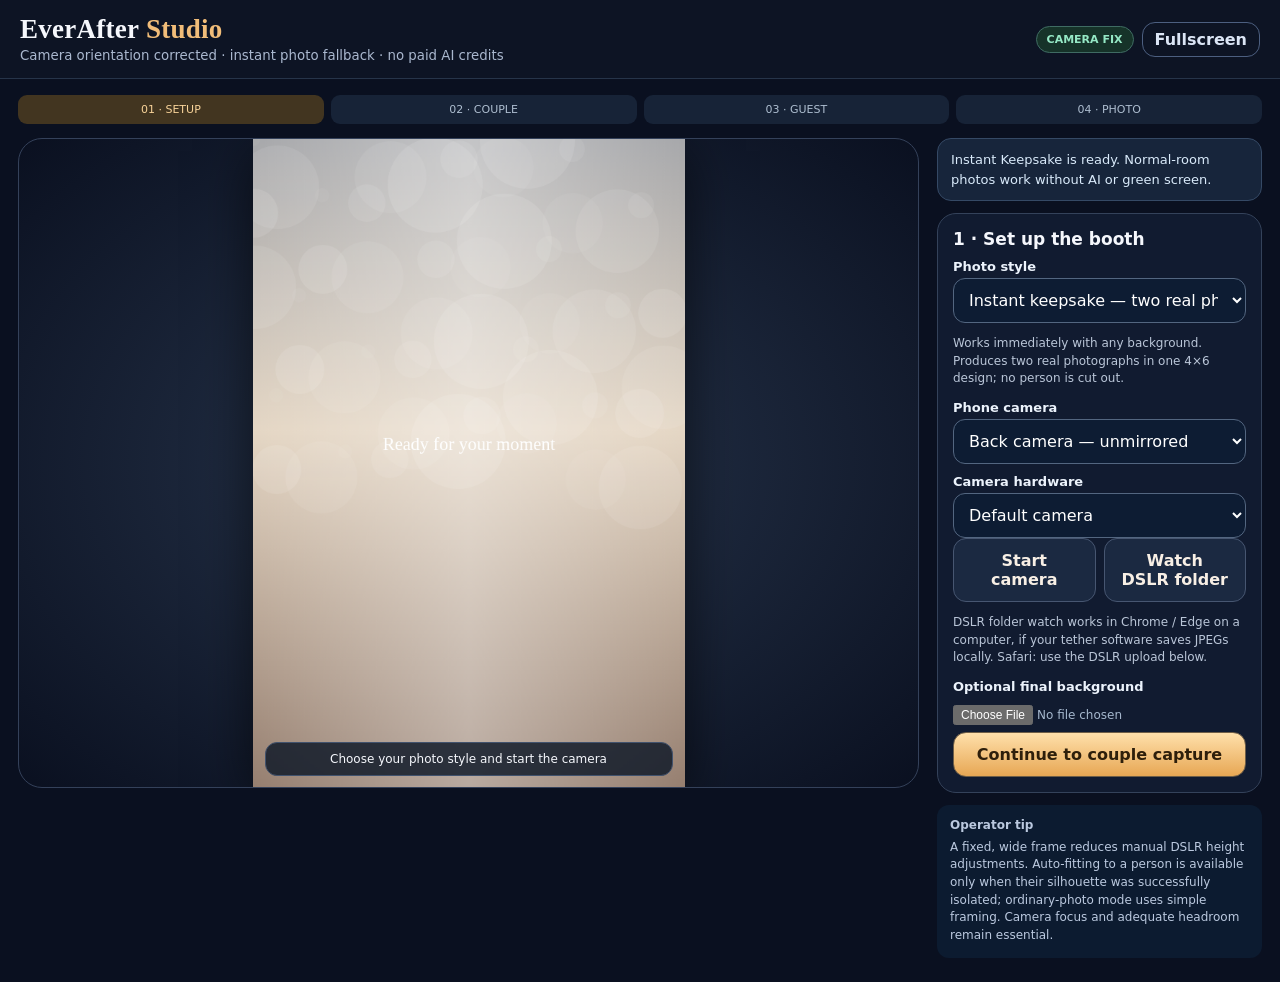
<file: booth-fixed.html>
<!doctype html><html lang="en"><head><meta charset="utf-8"><meta name="viewport" content="width=device-width,initial-scale=1,viewport-fit=cover"><meta name="theme-color" content="#080e1b"><title>EverAfter Studio · Camera Fixed Pilot</title>
<style>
:root{color-scheme:dark;--ink:#0a1020;--p:#f6bf74;--a:#eaa668;--d:#aab8cf;--panel:#111b30;--line:#34425a}*{box-sizing:border-box}body{margin:0;font-family:system-ui,-apple-system,BlinkMacSystemFont,"Segoe UI",sans-serif;background:var(--ink);color:#f5f7fc}button,input,select{font:inherit}button{border:1px solid #6f5e47;border-radius:13px;padding:12px 16px;background:linear-gradient(#ffe0ab,#e7a754);font-weight:800;color:#2e1f0b;cursor:pointer}button:disabled{opacity:.4;cursor:not-allowed}button.secondary{color:#f8efe5;border-color:#475671;background:#1b2941}button.ghost{background:transparent;color:#dbe5f5;border-color:#4c5f80}a{color:#ffd294}header{padding:14px 20px;display:flex;align-items:center;justify-content:space-between;gap:12px;background:#0d1424;border-bottom:1px solid #263449}h1{font-family:Georgia,serif;font-size:clamp(19px,2.7vw,27px);letter-spacing:.01em;margin:0}header small,.muted{color:var(--d)}.pill{border-radius:99px;border:1px solid #3f6c63;color:#95e8c5;background:#163329;padding:6px 10px;font-size:11px;font-weight:700;white-space:nowrap}main{width:min(1450px,100%);margin:auto;padding:16px 18px 24px;min-height:calc(100dvh - 71px)}.layout{display:grid;grid-template-columns:minmax(0,1fr) 325px;gap:18px;align-items:start}.viewer{position:relative;background:radial-gradient(ellipse at center,#28364d,#0a1020);min-height:min(68dvh,790px);border:1px solid #34415a;border-radius:24px;overflow:hidden;display:grid;place-items:center}.frame{position:relative;height:min(72dvh,800px);aspect-ratio:2/3;max-width:100%;background:#1c2031;box-shadow:0 12px 50px #0009;overflow:hidden}.frame video,.frame canvas,.frame .placeholder{position:absolute;inset:0;width:100%;height:100%;object-fit:cover}.frame video{transform:none;opacity:0}.frame .placeholder{display:grid;place-items:center;padding:35px;text-align:center;background:radial-gradient(circle at 50% 35%,#4e4c6a 0%,#27273d 48%,#141927 100%);color:#d6d5e4}.frame .placeholder span{font-size:60px}.frame canvas{display:block}.frame .stage-hint{pointer-events:none;position:absolute;bottom:11px;left:12px;right:12px;text-align:center;background:#081324cc;padding:9px;border:1px solid #41526d;border-radius:12px;font-size:12px}.count{position:absolute;inset:0;background:#080d21ba;display:none;place-items:center;font-size:min(40vw,190px);font-weight:900;color:#fbd8a4;text-shadow:0 10px 32px #000}.count.on{display:grid}.sidebar{display:grid;gap:12px}.section{border:1px solid var(--line);padding:15px;border-radius:19px;background:var(--panel)}h2{margin:0 0 8px;font-size:17px}p{line-height:1.47}.tiny{font-size:12px;color:#bac6d8}.help{font-size:13px;color:#b7c9dc}.line{height:1px;background:#2e3d56;margin:14px 0}.row{display:flex;flex-wrap:wrap;gap:8px;align-items:center}.row>*{flex:1}label{display:block;font-weight:650;font-size:13px;margin:10px 0 4px;color:#ecf3fc}select,input[type=range]{width:100%}select{background:#0d1c33;color:#fff;border:1px solid #536680;padding:11px;border-radius:12px}input[type=file]{width:100%;font-size:12px;color:#a6b8ce;margin:7px 0}input[type=checkbox]{accent-color:#efb66f}.status{padding:11px 13px;background:#17253b;border:1px solid #354965;border-radius:14px;font-size:13px;color:#d9eafa;line-height:1.5}.status.err{background:#43272d;border-color:#ad5258;color:#ffe3e4}.status.ok{background:#13362d;border-color:#38785d;color:#d5ffed}.dots{display:flex;gap:7px;margin-bottom:14px}.dots span{flex:1;padding:8px 6px;text-align:center;background:#172337;border-radius:9px;font-size:11px;color:#aebed0}.dots span.active{color:#f8d399;background:#423520}.dots span.done{color:#baf5d9;background:#173a32}.action{display:flex;gap:9px;justify-content:center;padding:12px 0 0;flex-wrap:wrap}.action button{min-width:135px}.note{padding:13px;background:#0c1b30;border-radius:12px;color:#bbc9df;font-size:12px}.hidden{display:none!important}#result{width:100%;height:100%}.progress{position:absolute;inset:0;background:#0c132af2;display:none;place-items:center;padding:30px;text-align:center;font-size:20px;z-index:4}.progress.on{display:grid}.spinner{width:55px;height:55px;border:6px solid #5d6d85;border-top-color:#ffd48e;border-radius:50%;animation:spin .8s linear infinite;margin:auto auto 16px}@keyframes spin{to{transform:rotate(360deg)}}.top-note{font-size:12px;color:#d2dbeb}.kiosk:fullscreen header{display:none}.kiosk:fullscreen main{height:100dvh;padding:8px}.kiosk:fullscreen .viewer{min-height:calc(100dvh - 26px)}@media(max-width:780px){main{padding:9px}.layout{grid-template-columns:1fr;gap:10px}.viewer{min-height:69dvh;border-radius:16px}.frame{height:min(69dvh,780px)}.sidebar{grid-template-columns:1fr}.section{padding:13px}header{padding:11px 13px}header small{display:none}h1{font-size:20px}.dots span{font-size:10px}}@media(prefers-reduced-motion:reduce){.spinner{animation:none}}</style>
</head><body class="kiosk"><header><div><h1>EverAfter <span style="color:#f1bd79">Studio</span></h1><small>Camera orientation corrected · instant photo fallback · no paid AI credits</small></div><div class="row" style="flex:none"><span class="pill">CAMERA FIX</span><button class="ghost" style="padding:7px 12px" id="full">Fullscreen</button></div></header>
<main><div class="dots"><span id="tab0" class="active">01 · SETUP</span><span id="tab1">02 · COUPLE</span><span id="tab2">03 · GUEST</span><span id="tab3">04 · PHOTO</span></div><div class="layout"><div class="viewer"><div class="frame" id="frame"><div class="placeholder" id="placeholder"><div><span>📸</span><p>Connect a camera or import a DSLR photograph.</p></div></div><video id="video" autoplay playsinline muted></video><canvas id="preview" width="600" height="900"></canvas><canvas id="result" width="1400" height="2100" class="hidden"></canvas><div class="stage-hint" id="stagehint">Choose a photo style and start the camera.</div><div class="count" id="count">5</div></div><div class="progress" id="progress"><div><div class="spinner"></div><div id="progressText">Making your photo…</div></div></div></div>
<div class="sidebar"><div class="status" id="status" role="status" aria-live="polite">Ready. Standard photo mode works with a normal room background. No AI or green screen needed.</div>
<section class="section" id="step0"><h2>1 · Set up the booth</h2><label for="method">Photo style</label><select id="method"><option value="regular">Instant keepsake — two real photos, normal background</option><option value="plate">Virtual couple — same fixed camera + empty-background reference</option><option value="ai">Virtual couple — free on-device AI (experimental)</option><option value="green">Virtual couple — green screen</option></select><p class="tiny" id="methodHelp">Start here: this mode works with any normal background. Two real photos share one attractive 4×6 print; there is no background removal.</p><div id="greenControls" class="hidden"><label for="tolerance">Green-screen sensitivity <span id="tolText">55</span></label><input id="tolerance" type="range" min="20" max="130" value="55" /></div><div id="plateControls" class="hidden"><p class="help">With a fixed camera, photograph the empty scene first. Do not move the camera, furniture, or lights between photos. Best on a plain backdrop; imperfect edges are possible.</p><label for="plateInput">Empty-background reference photograph</label><input id="plateInput" type="file" accept="image/*"/><button id="plateCapture" class="secondary" style="width:100%">Capture empty scene from camera</button><label for="plateTol">Background match sensitivity <span id="plateTolText">45</span></label><input id="plateTol" type="range" min="20" max="105" value="45" /></div><label for="facing">Phone camera</label><select id="facing"><option value="environment">Back camera — unmirrored</option><option value="user">Front camera — unmirrored</option></select><label for="camera">Camera hardware</label><select id="camera"><option value="">Choose available camera</option></select><div class="row"><button id="startCam" class="secondary">Start camera</button><button id="watchFolder" class="secondary">Watch DSLR folder</button></div><p class="tiny">DSLR folder watch works in Chrome / Edge on a computer, if your tether software saves JPEGs locally. Safari: use the DSLR upload below.</p><label for="backdropInput">Optional final background</label><input id="backdropInput" type="file" accept="image/*"/><button id="begin" style="width:100%">Continue to couple capture</button></section>
<section class="section hidden" id="step1"><h2>2 · Capture the couple</h2><p class="help" id="coupleHelp">Take a photograph of the couple. An ordinary room background is fine in Instant Keepsake mode.</p><input id="coupleInput" type="file" accept="image/*"/><div class="row"><button id="coupleCapture">5-second capture</button><button class="secondary" id="coupleNext" disabled>Continue</button></div><div class="line"></div><p class="tiny" id="coupleDetail">An original, unmirrored photograph will be used in the final print. No background cutout is needed.</p></section>
<section class="section hidden" id="step2"><h2>3 · Guest joins the couple</h2><p class="help" id="guestHelp">Take the guest photo; the two original pictures will appear together in one keepsake.</p><p class="tiny" style="border:1px solid #487165;border-radius:9px;padding:10px;color:#b7f7dc">Camera stays fixed. Portrait placement is automatically fitted only when a cutout is available.</p><input id="guestInput" type="file" accept="image/*"/><div class="row"><button id="guestCapture">5-second capture</button><button class="secondary" id="guestNext" disabled>See final photo</button></div><div class="line"></div><p class="tiny">Keep heads and bodies within the full source picture. Digital cropping cannot restore missing details or correct a physically out-of-focus image.</p></section>
<section class="section hidden" id="step3"><h2>4 · Your photograph</h2><p class="help" id="resultHelp">High-resolution 4×6 original-photo keepsake. No transparency tricks.</p><div class="row"><button id="save">Download 4×6 JPEG</button><button class="secondary" id="print">Print</button></div><button id="retake" class="ghost" style="width:100%;margin-top:9px">Next guest</button><p class="tiny">Print opens the browser's printer dialog. Direct printer control and SMS are not connected in this pilot.</p></section>
<div class="note"><b>Operator tip</b><p style="margin:7px 0 0">A fixed, wide frame reduces manual DSLR height adjustments. Auto-fitting to a person is available only when their silhouette was successfully isolated; ordinary-photo mode uses simple framing. Camera focus and adequate headroom remain essential.</p></div></div></div></main>
<script>
'use strict';
const W=1400,H=2100;
const $=id=>document.getElementById(id), say=(msg,type='')=>{const el=$('status');el.textContent=msg;el.className='status '+type;};
const sourceCanvas=document.createElement('canvas');sourceCanvas.width=W;sourceCanvas.height=H;const sctx=sourceCanvas.getContext('2d',{willReadFrequently:true});
const cPreview=$('preview'),pctx=cPreview.getContext('2d'),out=$('result'),octx=out.getContext('2d');
let stage=0,stream=null,mediaDevices=[],couple=null,guest=null,couplePhoto=null,guestPhoto=null,emptyPlate=null,backdrop=null,folder=null,watchTimer=null,lastFolderTime=0,lastFolderName='',segmenter=null,segLoading=null,capturing=false;
let sampleTimer=null;
const asset=async file=>{if(!file)return null; if(file.size>25*1024*1024)throw Error('Photo is larger than 25 MB. Please use a JPEG.');return await createImageBitmap(file);};
function setStage(n){stage=n;for(let i=0;i<4;i++){ $('step'+i).classList.toggle('hidden',i!==stage);$('tab'+i).className=i<stage?'done':i===stage?'active':''; }$('result').classList.toggle('hidden',stage!==3);$('preview').classList.toggle('hidden',stage===3);$('stagehint').classList.toggle('hidden',stage===3);$('stagehint').textContent=stage===1?(inNormalMode()?'Capture the couple — no special background needed':'Couple on the LEFT · keep full heads visible'):stage===2?(inNormalMode()?'Capture the guest — normal background is fine':'Stand on the RIGHT · translucent couple is a guide only'):stage===0?'Choose your photo style and start the camera':'';drawPreview();}
function drawCover(ctx,img,w,h,mirror=false){let iw=img.videoWidth||img.width,ih=img.videoHeight||img.height;if(!iw||!ih)return;let scale=Math.max(w/iw,h/ih), sw=w/scale,sh=h/scale,sx=(iw-sw)/2,sy=(ih-sh)/2;ctx.save();if(mirror){ctx.translate(w,0);ctx.scale(-1,1);}ctx.drawImage(img,sx,sy,sw,sh,0,0,w,h);ctx.restore();}
function makeSource(img,mirror=false){sctx.clearRect(0,0,W,H);sctx.fillStyle='#2cbf58';sctx.fillRect(0,0,W,H);drawCover(sctx,img,W,H,mirror);return sctx.getImageData(0,0,W,H);}
function originalPhoto(bitmap){const c=document.createElement('canvas');c.width=W;c.height=H;drawCover(c.getContext('2d'),bitmap,W,H,false);return c;}
function inNormalMode(){return $('method').value==='regular';}
function roundedRect(ctx,x,y,w,h,r){ctx.beginPath();ctx.roundRect(x,y,w,h,r);}
function drawOriginalCard(ctx,photo,x,y,w,h,title){ctx.save();roundedRect(ctx,x-9,y-9,w+18,h+18,18);ctx.fillStyle='#f8e7cc';ctx.fill();roundedRect(ctx,x,y,w,h,9);ctx.clip();ctx.translate(x,y);drawCover(ctx,photo,w,h);ctx.restore();ctx.save();ctx.fillStyle='rgba(17,31,41,.8)';ctx.fillRect(x,y+h-103,w,103);ctx.font='bold 33px system-ui';ctx.textAlign='center';ctx.fillStyle='#fff4da';ctx.fillText(title,x+w/2,y+h-45);ctx.restore();}
function originalComposition(){octx.clearRect(0,0,W,H);const g=octx.createLinearGradient(0,0,W,H);g.addColorStop(0,'#1e3444');g.addColorStop(1,'#8a655a');octx.fillStyle=g;octx.fillRect(0,0,W,H);octx.fillStyle='#fff5e2';octx.textAlign='center';octx.font='italic 66px Georgia,serif';octx.fillText('A moment together',W/2,128);octx.font='26px system-ui';octx.fillText('EVERAFTER · WEDDING KEEPSAKE',W/2,192);if(couplePhoto)drawOriginalCard(octx,couplePhoto,57,360,628,945,'THE NEWLYWEDS');if(guestPhoto)drawOriginalCard(octx,guestPhoto,715,360,628,945,'OUR GUEST');octx.fillStyle='#efdfc3';octx.fillRect(160,1490,1080,2);octx.font='italic 64px Georgia,serif';octx.fillText('The best memories are shared.',W/2,1610);octx.font='32px system-ui';octx.fillText('THANK YOU FOR CELEBRATING WITH US',W/2,1710);octx.font='italic 53px Georgia,serif';octx.fillStyle='#ffe6bb';octx.fillText('EverAfter Studio',W/2,1970);}
function greenCutout(data){const rgba=data.data;let keep=0;const t=Number($('tolerance').value);const key=[44,185,86];const soft=29;for(let i=0;i<rgba.length;i+=4){const r=rgba[i],g=rgba[i+1],b=rgba[i+2];const chroma=g-Math.max(r,b),d=Math.sqrt((r-key[0])**2+((g-key[1])*.65)**2+(b-key[2])**2);const threshold=Math.max(0,Math.min(1,(d-t)/soft));const greenish=g>r*1.25 && g>b*1.18 && chroma>22;const a=greenish?Math.min(threshold,.07):threshold;rgba[i+3]=Math.round(a*255);if(a>.5)keep++;if(a>0 && a<1){rgba[i+1]=Math.min(g,Math.round((r+b)/2+28));}} if(keep/(W*H)>.85)throw Error('Too much background remains. Use an evenly lit green screen or select free AI.');if(keep/(W*H)<.009)throw Error('No clear subject was detected. Check the green screen and camera.');return data;}
function plateCutout(data){if(!emptyPlate)throw Error('Capture or import the empty scene first in Setup. Keep the camera fixed between photos.');const pw=350,ph=525;const subjectCanvas=document.createElement('canvas');subjectCanvas.width=pw;subjectCanvas.height=ph;subjectCanvas.getContext('2d').drawImage(rgbaCanvas(data),0,0,pw,ph);
let sample=subjectCanvas.getContext('2d',{willReadFrequently:true}).getImageData(0,0,pw,ph).data;
const referenceCanvas=document.createElement('canvas');referenceCanvas.width=pw;referenceCanvas.height=ph;referenceCanvas.getContext('2d').drawImage(emptyPlate,0,0,pw,ph);const ref=referenceCanvas.getContext('2d',{willReadFrequently:true}).getImageData(0,0,pw,ph).data;
const tol=+$('plateTol').value;const total=pw*ph;let bits=new Uint8Array(total);
for(let i=0;i<total;i++){const j=i*4;const r=sample[j]-ref[j],g=sample[j+1]-ref[j+1],b=sample[j+2]-ref[j+2];const d=Math.sqrt((r*r+g*g+b*b)/3);bits[i]=d>tol?1:0;}
// Remove isolated noise, retain large connected regions, fill small interior holes.
let good=new Uint8Array(total),seen=new Uint8Array(total),components=[];
for(let i=0;i<total;i++){if(!bits[i]||seen[i])continue;let queue=[i],head=0;seen[i]=1;while(head<queue.length){const j=queue[head++],x=j%pw,y=(j/pw)|0;for(const k of [j-1,j+1,j-pw,j+pw]){if(k<0||k>=total||((k===j-1||k===j+1)&&(k/pw|0)!==y)||seen[k]||!bits[k])continue;seen[k]=1;queue.push(k);}}if(queue.length>total*.006)components.push(queue);}
components.sort((a,b)=>b.length-a.length);const chosen=components.slice(0,3);for(const comp of chosen)for(const j of comp)good[j]=1;
let count=0;for(const x of good)count+=x;if(count<total*.008||count>total*.82)throw Error('Background reference did not isolate a person. Keep the camera fixed, use consistent light, or switch to Instant Keepsake.');
// small morphological closing to fill texture holes
for(let pass=0;pass<2;pass++){const dil=new Uint8Array(total);for(let y=1;y<ph-1;y++)for(let x=1;x<pw-1;x++){let i=y*pw+x;dil[i]=good[i]||good[i-1]||good[i+1]||good[i-pw]||good[i+pw]?1:0;}good=dil;}
const mask=document.createElement('canvas');mask.width=pw;mask.height=ph;const mctx=mask.getContext('2d');const md=mctx.createImageData(pw,ph);for(let i=0;i<total;i++){md.data[i*4]=255;md.data[i*4+1]=255;md.data[i*4+2]=255;md.data[i*4+3]=good[i]?255:0;}mctx.putImageData(md,0,0);
const alphaCanvas=document.createElement('canvas');alphaCanvas.width=W;alphaCanvas.height=H;const actx=alphaCanvas.getContext('2d');actx.imageSmoothingEnabled=true;actx.filter='blur(3px)';actx.drawImage(mask,0,0,W,H);
const final=rgbaCanvas(data);const fctx=final.getContext('2d',{willReadFrequently:true});fctx.globalCompositeOperation='destination-in';fctx.drawImage(alphaCanvas,0,0);fctx.globalCompositeOperation='source-over';return fctx.getImageData(0,0,W,H);}
async function initAI(){if(segmenter)return segmenter;if(segLoading)return await segLoading;segLoading=(async()=>{say('Loading the free on-device model. This requires an initial internet download…');const v=await import('https://cdn.jsdelivr.net/npm/@mediapipe/tasks-vision@0.10.22/vision_bundle.mjs');const vision=await v.FilesetResolver.forVisionTasks('https://cdn.jsdelivr.net/npm/@mediapipe/tasks-vision@0.10.22/wasm');const model='https://storage.googleapis.com/mediapipe-models/image_segmenter/selfie_segmenter/float16/1/selfie_segmenter.tflite';segmenter=await v.ImageSegmenter.createFromOptions(vision,{baseOptions:{modelAssetPath:model,delegate:'CPU'},runningMode:'IMAGE',outputConfidenceMasks:true,outputCategoryMask:false});return segmenter;})();try{return await segLoading;}catch(err){segLoading=null;throw Error('On-device AI did not load ('+err.message+'). Select the green-screen method to proceed without AI.');}}
async function aiCutout(data){const seg=await initAI();const small=document.createElement('canvas');small.width=384;small.height=576;small.getContext('2d').drawImage(rgbaCanvas(data),0,0,384,576);const res=seg.segment(small);try{const confidence=res.confidenceMasks?.[1]||res.confidenceMasks?.[0];if(!confidence)throw Error('No person mask returned');const rw=confidence.width,rh=confidence.height,arr=confidence.getAsFloat32Array(),num=rw*rh;let count=0;const mask=document.createElement('canvas');mask.width=rw;mask.height=rh;const c=mask.getContext('2d');const id=c.createImageData(rw,rh);for(let i=0;i<num;i++){let a=Math.max(0,Math.min(1,(arr[i]-.22)/.58));a=a*a*(3-2*a);id.data[i*4]=id.data[i*4+1]=id.data[i*4+2]=255;id.data[i*4+3]=Math.round(a*255);if(a>.5)count++;}if(count/num<.009||count/num>.85)throw Error('AI could not isolate a person. Use a clearer photo or Instant Keepsake.');c.putImageData(id,0,0);const outMask=document.createElement('canvas');outMask.width=W;outMask.height=H;const mctx=outMask.getContext('2d');mctx.imageSmoothingEnabled=true;mctx.drawImage(mask,0,0,W,H);const final=rgbaCanvas(data);const fctx=final.getContext('2d',{willReadFrequently:true});fctx.globalCompositeOperation='destination-in';fctx.drawImage(outMask,0,0);fctx.globalCompositeOperation='source-over';return fctx.getImageData(0,0,W,H);}finally{res.close?.();}}
function maskBounds(imageData){const a=imageData.data;let l=W,t=H,r=-1,b=-1,n=0;const stride=4;for(let y=0;y<H;y+=stride)for(let x=0;x<W;x+=stride){let i=(y*W+x)*4+3;if(a[i]>145){l=Math.min(x,l);r=Math.max(x,r);t=Math.min(y,t);b=Math.max(y,b);n++;}}if(n<250||r<=l||b<=t)throw Error('Subject cutout is empty. Retake with better lighting or change the background-removal mode.');return {l,t,r:r+stride,b:b+stride,w:r-l+stride,h:b-t+stride};}
function rgbaCanvas(data){const can=document.createElement('canvas');can.width=W;can.height=H;can.getContext('2d').putImageData(data,0,0);return can;}
async function cutout(bitmap,mirror=false){let data=makeSource(bitmap,mirror);data=$('method').value==='ai'?await aiCutout(data):$('method').value==='plate'?plateCutout(data):greenCutout(data);return {canvas:rgbaCanvas(data),bbox:maskBounds(data)};}
function composeLayer(ctx,sub,xcenter,ground,maxwidth,maxheight,shadow=true){const b=sub.bbox;const scale=Math.min(maxwidth/b.w,maxheight/b.h);const dw=b.w*scale,dh=b.h*scale;let x=xcenter-dw/2,y=ground-dh; x=Math.max(24,Math.min(W-dw-24,x));y=Math.max(24,Math.min(H-dh-24,y));ctx.save();if(shadow){ctx.shadowColor='rgba(16,14,24,.36)';ctx.shadowBlur=22;ctx.shadowOffsetY=12;}ctx.drawImage(sub.canvas,b.l,b.t,b.w,b.h,x,y,dw,dh);ctx.restore();return {x,y,w:dw,h:dh};}
function drawBackdrop(ctx,w,h){if(backdrop){drawCover(ctx,backdrop,w,h);return;}const g=ctx.createLinearGradient(0,0,0,h);g.addColorStop(0,'#a7a8ab');g.addColorStop(.45,'#e5d7c5');g.addColorStop(1,'#967f70');ctx.fillStyle=g;ctx.fillRect(0,0,w,h);ctx.fillStyle='#fff9';for(let k=0;k<48;k++){const x=(k*379)%w,y=(k*787)%Math.floor(h*.55);ctx.globalAlpha=.08+(k%4)*.03;ctx.beginPath();ctx.arc(x,y,10+(k%8)*8,0,Math.PI*2);ctx.fill();}ctx.globalAlpha=1;const grad=ctx.createLinearGradient(0,0,w,0);grad.addColorStop(0,'#fff0');grad.addColorStop(.5,'#fff5');grad.addColorStop(1,'#fff0');ctx.fillStyle=grad;ctx.fillRect(0,0,w,h);}
function finalComposition(){if(inNormalMode()){originalComposition();return;}octx.clearRect(0,0,W,H);drawBackdrop(octx,W,H);if(couple)composeLayer(octx,couple,W*.32,H*.93,W*.63,H*.78);if(guest)composeLayer(octx,guest,W*.72,H*.93,W*.51,H*.79);octx.save();octx.fillStyle='rgba(19,18,24,.5)';octx.fillRect(0,H-113,W,113);octx.textAlign='center';octx.fillStyle='#fff5e5';octx.font='46px Georgia,serif';octx.fillText('EverAfter Studio',W/2,H-48);octx.restore();}
function drawPreview(){const c=pctx,w=600,h=900;c.clearRect(0,0,w,h);if(stream && $('video').readyState>=2){drawCover(c,$('video'),w,h,false);}else{drawBackdrop(c,w,h);if(stage===0){c.fillStyle='#fff';c.font='25px Georgia';c.textAlign='center';c.fillText('Ready for your moment',w/2,h*.48);}}
if(stage===2 && couple && !inNormalMode()){c.save();c.globalAlpha=.38;c.scale(w/W,h/H);composeLayer(c,couple,W*.32,H*.93,W*.63,H*.78,false);c.restore();c.strokeStyle='#fff9';c.setLineDash([13,10]);c.lineWidth=4;c.strokeRect(w*.53,h*.12,w*.41,h*.74);c.setLineDash([]);c.fillStyle='#fff';c.font='bold 20px system-ui';c.textAlign='center';c.fillText('GUEST SPACE',w*.73,h*.10);} if(stage===1 && !inNormalMode()){c.save();c.strokeStyle='#fff7';c.lineWidth=4;c.setLineDash([12,12]);c.strokeRect(w*.05,h*.13,w*.49,h*.75);c.setLineDash([]);c.fillStyle='#fff';c.font='bold 20px system-ui';c.textAlign='center';c.fillText('COUPLE',w*.29,h*.11);c.restore();}}
setInterval(()=>{if(stage<3)drawPreview();},190);
async function listCameras(){try{const devices=await navigator.mediaDevices.enumerateDevices();const cams=devices.filter(x=>x.kind==='videoinput');let sel=$('camera'),value=sel.value;sel.innerHTML='<option value="">Default camera</option>';cams.forEach((c,i)=>{let o=document.createElement('option');o.value=c.deviceId;o.textContent=c.label||('Camera '+(i+1));sel.append(o);});if(value)sel.value=value;}catch{}}
async function startCamera(){if(!navigator.mediaDevices?.getUserMedia)throw Error('This browser cannot access a live camera. Use Safari/Chrome on HTTPS or import a DSLR JPEG.');stream?.getTracks().forEach(t=>t.stop());const dev=$('camera').value;stream=await navigator.mediaDevices.getUserMedia({audio:false,video:{deviceId:dev?{exact:dev}:undefined,facingMode:dev?undefined:$('facing').value,width:{ideal:1920},height:{ideal:2880}}});$('video').srcObject=stream;await $('video').play();$('placeholder').classList.add('hidden');await listCameras();say('Live camera ready. Use a wide shot so no heads are clipped.','ok');drawPreview();}
async function runCapture(){if(!stream)throw Error('Start a camera or import a DSLR photo instead.');await $('video').play();for(let n=5;n>=1;n--){$('count').textContent=n;$('count').classList.add('on');await new Promise(r=>setTimeout(r,1000));}$('count').classList.remove('on');const c=document.createElement('canvas');c.width=W;c.height=H;drawCover(c.getContext('2d'),$('video'),W,H,false);return await createImageBitmap(c);}
async function processPhoto(photo,kind){if(capturing)return;capturing=true;$('progress').classList.add('on');$('progressText').textContent=inNormalMode()?'Preparing your full-resolution photograph…':'Removing background and preparing '+kind+'…';try{await new Promise(r=>requestAnimationFrame(()=>requestAnimationFrame(r)));const p=inNormalMode()?null:await cutout(photo,false);if(kind==='couple'){couple=p;couplePhoto=originalPhoto(photo);$('coupleNext').disabled=false;say(inNormalMode()?'Original couple photo saved. No background removal needed.':'Couple cutout prepared. The guide is ready.','ok');}else{guest=p;guestPhoto=originalPhoto(photo);$('guestNext').disabled=false;finalComposition();setStage(3);say(inNormalMode()?'Instant keepsake created. Photos are unmirrored and preserved.':'Virtual photo composed from cutouts. Review edges before printing.','ok');}}catch(e){say(e.message,'err');}finally{$('progress').classList.remove('on');capturing=false;drawPreview();}}
async function captureOrUpload(kind,bitmap){if(!bitmap)bitmap=await runCapture();await processPhoto(bitmap,kind);}
async function fileToPhoto(file,kind){try{const bmp=await asset(file);if(!bmp)return;await processPhoto(bmp,kind);bmp.close?.();}catch(e){say(e.message,'err');}}
$('startCam').onclick=()=>startCamera().catch(e=>say(e.message,'err'));
$('camera').onchange=()=>{if(stream)startCamera().catch(e=>say(e.message,'err'));};$('facing').onchange=()=>{if(stream){$('camera').value='';startCamera().catch(e=>say(e.message,'err'));}};
$('begin').onclick=()=>{setStage(1);say('Capture the couple on the left, or upload a DSLR JPEG.');};
$('coupleCapture').onclick=()=>captureOrUpload('couple').catch(e=>say(e.message,'err'));
$('guestCapture').onclick=()=>captureOrUpload('guest').catch(e=>say(e.message,'err'));
$('coupleNext').onclick=()=>{setStage(2);say(inNormalMode()?'Take the guest photo. Both pictures will be printed together.':'The translucent couple is a camera guide only. Capture the guest on the right.');};
$('guestNext').onclick=()=>{finalComposition();setStage(3);};
$('coupleInput').onchange=async e=>{await fileToPhoto(e.target.files?.[0],'couple');e.target.value='';};
$('guestInput').onchange=async e=>{await fileToPhoto(e.target.files?.[0],'guest');e.target.value='';};
$('backdropInput').onchange=async e=>{try{backdrop=await asset(e.target.files?.[0]);drawPreview();say('Backdrop selected.','ok');}catch(err){say(err.message,'err');}};
$('tolerance').oninput=e=>$('tolText').textContent=e.target.value;
function updateMethod(){const v=$('method').value;const normal=v==='regular';$('greenControls').classList.toggle('hidden',v!=='green');$('plateControls').classList.toggle('hidden',v!=='plate');$('methodHelp').textContent=normal?'Works immediately with any background. Produces two real photographs in one 4×6 design; no person is cut out.':v==='plate'?'Free, non-AI background subtraction. Capture the EMPTY scene before people enter; camera and lighting must remain fixed.':v==='ai'?'Free on-device portrait segmentation; first use downloads a model. Experimental on iPhones. If unavailable, switch to Instant Keepsake.':'Requires an evenly illuminated physical green screen behind people. Does NOT work against an ordinary wall or chair.';$('coupleHelp').textContent=normal?'Take the real couple photograph against any background.':'Capture the couple on the left with full heads and bodies visible.';$('coupleDetail').textContent=normal?'The original photograph will be preserved in a 4×6 two-photo keepsake.':'EverAfter will attempt to isolate the couple and display a translucent composition guide.';$('guestHelp').textContent=normal?'Now photograph the guest. Both actual photos will share one print.':'Stand beside the translucent couple, then capture your guest photo.';$('resultHelp').textContent=normal?'Two real unmirrored photographs in a 4×6 keepsake; no AI or cutout required.':'Virtual photo made from detected silhouettes. Verify edges before printing.';couple=null;guest=null;couplePhoto=null;guestPhoto=null;$('coupleNext').disabled=true;$('guestNext').disabled=true;drawPreview();say(normal?'Instant Keepsake is ready. Normal-room photos work without AI or green screen.':v==='plate'?'First capture an empty-scene reference, then the people.':'Cutout mode selected. If it fails, switch back to Instant Keepsake.');}
$('method').onchange=updateMethod;
$('plateInput').onchange=async e=>{try{const im=await asset(e.target.files?.[0]);if(!im)return;emptyPlate=originalPhoto(im);im.close?.();say('Empty background reference saved. Do not move the camera.','ok');}catch(err){say(err.message,'err');}};
$('plateCapture').onclick=async()=>{try{const im=await runCapture();emptyPlate=originalPhoto(im);im.close?.();say('Empty background captured. Have people enter the exact same camera view.','ok');}catch(err){say(err.message,'err');}};
$('plateTol').oninput=e=>$('plateTolText').textContent=e.target.value;
$('retake').onclick=()=>{guest=null;guestPhoto=null;$('guestNext').disabled=true;setStage(2);say('Ready for the next guest. Couple pose stays loaded.','ok');};
$('save').onclick=()=>{out.toBlob(blob=>{if(!blob)return say('Image export failed.','err');const url=URL.createObjectURL(blob),a=document.createElement('a');a.href=url;a.download='EverAfter-'+new Date().toISOString().replace(/[:.]/g,'-')+'.jpg';a.click();setTimeout(()=>URL.revokeObjectURL(url),10000);},'image/jpeg',.94);};
$('print').onclick=()=>{out.toBlob(blob=>{if(!blob)return;const url=URL.createObjectURL(blob),win=window.open('','_blank');if(!win){say('Enable popups or download the JPEG to print.','err');URL.revokeObjectURL(url);return;}win.document.write(`<html><head><title>EverAfter Print</title><style>@page{size:4in 6in;margin:0}body{margin:0}img{width:4in;height:6in;object-fit:cover}</style></head><body><img onload="setTimeout(()=>window.print(),350)" src="${url}"></body></html>`);win.document.close();setTimeout(()=>URL.revokeObjectURL(url),30000);},'image/jpeg',.94);};
$('full').onclick=()=>{document.fullscreenElement?document.exitFullscreen():document.documentElement.requestFullscreen?.().catch(e=>say(e.message,'err'));};
$('watchFolder').onclick=async()=>{if(!window.showDirectoryPicker)return say('DSLR folder watch requires Chrome/Edge on a computer. On iPhone, upload DSLR images manually.','err');try{folder=await showDirectoryPicker({mode:'read'});if(watchTimer)clearInterval(watchTimer);lastFolderTime=Date.now();lastFolderName='';watchTimer=setInterval(async()=>{if(!folder||capturing||!(stage===1||stage===2))return;try{let latest=null;for await(const [name,h] of folder.entries()){if(h.kind!=='file'||!/^.+\.(jpg|jpeg|png)$/i.test(name))continue;const f=await h.getFile();if(f.lastModified>lastFolderTime && (!latest||f.lastModified>latest.f.lastModified))latest={f,name};}if(latest){lastFolderTime=latest.f.lastModified;lastFolderName=latest.name;say('New DSLR photo: '+lastFolderName);await fileToPhoto(latest.f,stage===1?'couple':'guest');}}catch(e){say('DSLR watch paused: '+e.message,'err');clearInterval(watchTimer);}},1450);say('Watching DSLR output folder. New JPEGs will be imported automatically.','ok');}catch(e){say('Folder not connected: '+e.message,'err');}};
if(navigator.mediaDevices?.addEventListener)navigator.mediaDevices.addEventListener('devicechange',listCameras);
listCameras();setStage(0);updateMethod();window.EverAfterPilot={getStage:()=>stage,getState:()=>({couple:!!couple,guest:!!guest,stage}),processPhoto,finalComposition,maskBounds,greenCutout};
</script></body></html>
</file>
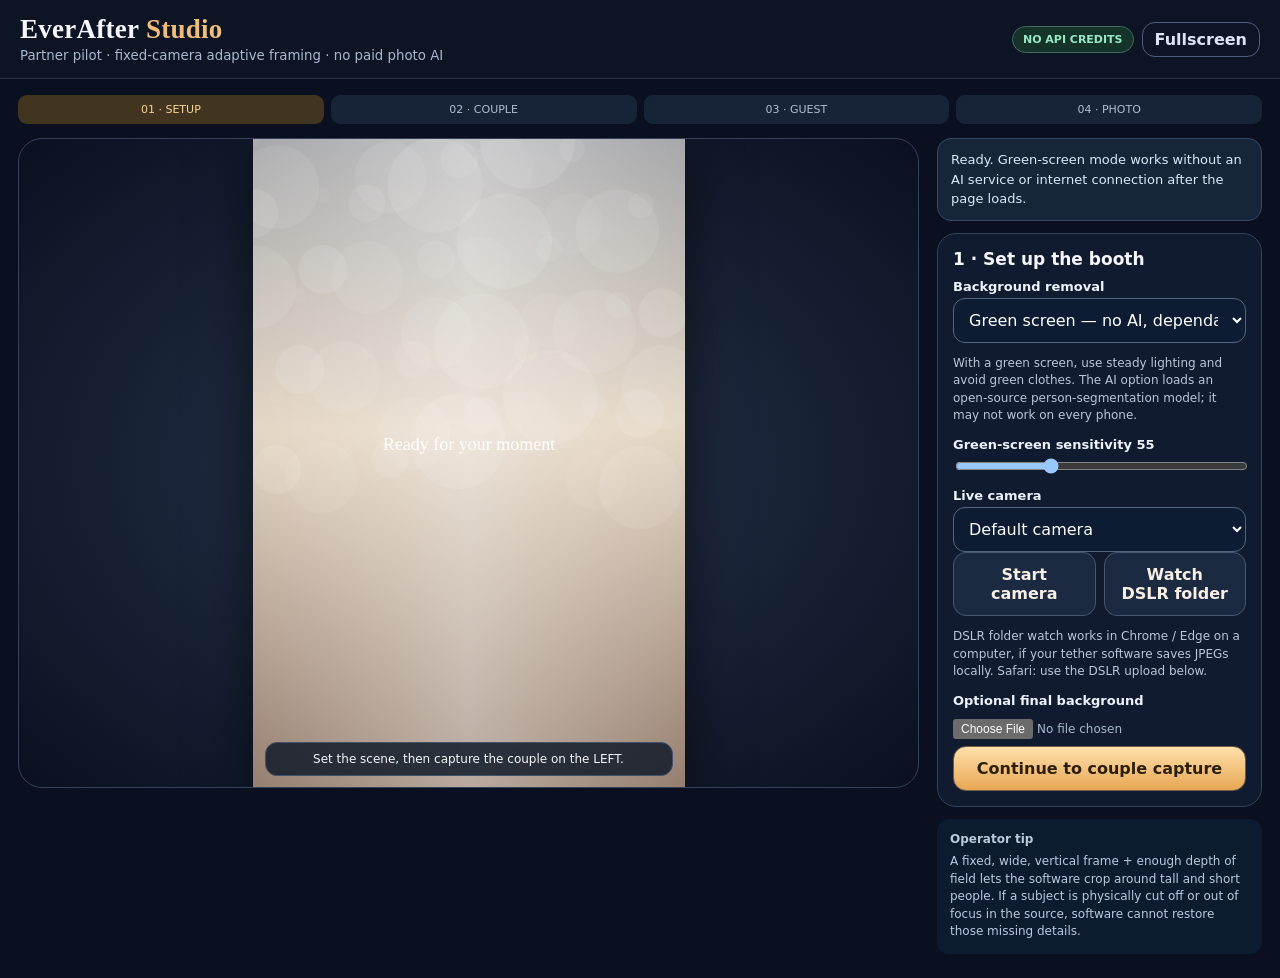
<file: booth.html>
<!doctype html><html lang="en"><head><meta charset="utf-8"><meta name="viewport" content="width=device-width,initial-scale=1,viewport-fit=cover"><meta name="theme-color" content="#080e1b"><title>EverAfter Studio · Wedding Booth Pilot</title>
<style>
:root{color-scheme:dark;--ink:#0a1020;--p:#f6bf74;--a:#eaa668;--d:#aab8cf;--panel:#111b30;--line:#34425a}*{box-sizing:border-box}body{margin:0;font-family:system-ui,-apple-system,BlinkMacSystemFont,"Segoe UI",sans-serif;background:var(--ink);color:#f5f7fc}button,input,select{font:inherit}button{border:1px solid #6f5e47;border-radius:13px;padding:12px 16px;background:linear-gradient(#ffe0ab,#e7a754);font-weight:800;color:#2e1f0b;cursor:pointer}button:disabled{opacity:.4;cursor:not-allowed}button.secondary{color:#f8efe5;border-color:#475671;background:#1b2941}button.ghost{background:transparent;color:#dbe5f5;border-color:#4c5f80}a{color:#ffd294}header{padding:14px 20px;display:flex;align-items:center;justify-content:space-between;gap:12px;background:#0d1424;border-bottom:1px solid #263449}h1{font-family:Georgia,serif;font-size:clamp(19px,2.7vw,27px);letter-spacing:.01em;margin:0}header small,.muted{color:var(--d)}.pill{border-radius:99px;border:1px solid #3f6c63;color:#95e8c5;background:#163329;padding:6px 10px;font-size:11px;font-weight:700;white-space:nowrap}main{width:min(1450px,100%);margin:auto;padding:16px 18px 24px;min-height:calc(100dvh - 71px)}.layout{display:grid;grid-template-columns:minmax(0,1fr) 325px;gap:18px;align-items:start}.viewer{position:relative;background:radial-gradient(ellipse at center,#28364d,#0a1020);min-height:min(68dvh,790px);border:1px solid #34415a;border-radius:24px;overflow:hidden;display:grid;place-items:center}.frame{position:relative;height:min(72dvh,800px);aspect-ratio:2/3;max-width:100%;background:#1c2031;box-shadow:0 12px 50px #0009;overflow:hidden}.frame video,.frame canvas,.frame .placeholder{position:absolute;inset:0;width:100%;height:100%;object-fit:cover}.frame video{transform:scaleX(-1);opacity:0}.frame .placeholder{display:grid;place-items:center;padding:35px;text-align:center;background:radial-gradient(circle at 50% 35%,#4e4c6a 0%,#27273d 48%,#141927 100%);color:#d6d5e4}.frame .placeholder span{font-size:60px}.frame canvas{display:block}.frame .stage-hint{pointer-events:none;position:absolute;bottom:11px;left:12px;right:12px;text-align:center;background:#081324cc;padding:9px;border:1px solid #41526d;border-radius:12px;font-size:12px}.count{position:absolute;inset:0;background:#080d21ba;display:none;place-items:center;font-size:min(40vw,190px);font-weight:900;color:#fbd8a4;text-shadow:0 10px 32px #000}.count.on{display:grid}.sidebar{display:grid;gap:12px}.section{border:1px solid var(--line);padding:15px;border-radius:19px;background:var(--panel)}h2{margin:0 0 8px;font-size:17px}p{line-height:1.47}.tiny{font-size:12px;color:#bac6d8}.help{font-size:13px;color:#b7c9dc}.line{height:1px;background:#2e3d56;margin:14px 0}.row{display:flex;flex-wrap:wrap;gap:8px;align-items:center}.row>*{flex:1}label{display:block;font-weight:650;font-size:13px;margin:10px 0 4px;color:#ecf3fc}select,input[type=range]{width:100%}select{background:#0d1c33;color:#fff;border:1px solid #536680;padding:11px;border-radius:12px}input[type=file]{width:100%;font-size:12px;color:#a6b8ce;margin:7px 0}input[type=checkbox]{accent-color:#efb66f}.status{padding:11px 13px;background:#17253b;border:1px solid #354965;border-radius:14px;font-size:13px;color:#d9eafa;line-height:1.5}.status.err{background:#43272d;border-color:#ad5258;color:#ffe3e4}.status.ok{background:#13362d;border-color:#38785d;color:#d5ffed}.dots{display:flex;gap:7px;margin-bottom:14px}.dots span{flex:1;padding:8px 6px;text-align:center;background:#172337;border-radius:9px;font-size:11px;color:#aebed0}.dots span.active{color:#f8d399;background:#423520}.dots span.done{color:#baf5d9;background:#173a32}.action{display:flex;gap:9px;justify-content:center;padding:12px 0 0;flex-wrap:wrap}.action button{min-width:135px}.note{padding:13px;background:#0c1b30;border-radius:12px;color:#bbc9df;font-size:12px}.hidden{display:none!important}#result{width:100%;height:100%}.progress{position:absolute;inset:0;background:#0c132af2;display:none;place-items:center;padding:30px;text-align:center;font-size:20px;z-index:4}.progress.on{display:grid}.spinner{width:55px;height:55px;border:6px solid #5d6d85;border-top-color:#ffd48e;border-radius:50%;animation:spin .8s linear infinite;margin:auto auto 16px}@keyframes spin{to{transform:rotate(360deg)}}.top-note{font-size:12px;color:#d2dbeb}.kiosk:fullscreen header{display:none}.kiosk:fullscreen main{height:100dvh;padding:8px}.kiosk:fullscreen .viewer{min-height:calc(100dvh - 26px)}@media(max-width:780px){main{padding:9px}.layout{grid-template-columns:1fr;gap:10px}.viewer{min-height:69dvh;border-radius:16px}.frame{height:min(69dvh,780px)}.sidebar{grid-template-columns:1fr}.section{padding:13px}header{padding:11px 13px}header small{display:none}h1{font-size:20px}.dots span{font-size:10px}}@media(prefers-reduced-motion:reduce){.spinner{animation:none}}</style>
</head><body class="kiosk"><header><div><h1>EverAfter <span style="color:#f1bd79">Studio</span></h1><small>Partner pilot · fixed-camera adaptive framing · no paid photo AI</small></div><div class="row" style="flex:none"><span class="pill">NO API CREDITS</span><button class="ghost" style="padding:7px 12px" id="full">Fullscreen</button></div></header>
<main><div class="dots"><span id="tab0" class="active">01 · SETUP</span><span id="tab1">02 · COUPLE</span><span id="tab2">03 · GUEST</span><span id="tab3">04 · PHOTO</span></div><div class="layout"><div class="viewer"><div class="frame" id="frame"><div class="placeholder" id="placeholder"><div><span>📸</span><p>Connect a camera or import a DSLR photograph.</p></div></div><video id="video" autoplay playsinline muted></video><canvas id="preview" width="600" height="900"></canvas><canvas id="result" width="1400" height="2100" class="hidden"></canvas><div class="stage-hint" id="stagehint">Set the scene, then capture the couple on the LEFT.</div><div class="count" id="count">5</div></div><div class="progress" id="progress"><div><div class="spinner"></div><div id="progressText">Making your photo…</div></div></div></div>
<div class="sidebar"><div class="status" id="status" role="status" aria-live="polite">Ready. Green-screen mode works without an AI service or internet connection after the page loads.</div>
<section class="section" id="step0"><h2>1 · Set up the booth</h2><label for="method">Background removal</label><select id="method"><option value="green">Green screen — no AI, dependable</option><option value="ai">Free on-device AI (experimental)</option></select><p class="tiny">With a green screen, use steady lighting and avoid green clothes. The AI option loads an open-source person-segmentation model; it may not work on every phone.</p><div id="greenControls"><label for="tolerance">Green-screen sensitivity <span id="tolText">55</span></label><input id="tolerance" type="range" min="20" max="130" value="55" /></div><label for="camera">Live camera</label><select id="camera"><option value="">Choose available camera</option></select><div class="row"><button id="startCam" class="secondary">Start camera</button><button id="watchFolder" class="secondary">Watch DSLR folder</button></div><p class="tiny">DSLR folder watch works in Chrome / Edge on a computer, if your tether software saves JPEGs locally. Safari: use the DSLR upload below.</p><label for="backdropInput">Optional final background</label><input id="backdropInput" type="file" accept="image/*"/><button id="begin" style="width:100%">Continue to couple capture</button></section>
<section class="section hidden" id="step1"><h2>2 · Capture the couple</h2><p class="help">Photograph the bride and groom with space on their right. Use your green screen, or try the free local AI option.</p><input id="coupleInput" type="file" accept="image/*"/><div class="row"><button id="coupleCapture">5-second capture</button><button class="secondary" id="coupleNext" disabled>Continue</button></div><div class="line"></div><p class="tiny">Camera locked in place. After capture, EverAfter cuts out the couple and creates the translucent live guide.</p></section>
<section class="section hidden" id="step2"><h2>3 · Guest joins the couple</h2><p class="help">Stand on the RIGHT of the translucent couple. The booth digitally adapts height and spacing after capture.</p><p class="tiny" style="border:1px solid #487165;border-radius:9px;padding:10px;color:#b7f7dc">✓ Adaptive digital height framing is on by default. It fits the guest into the final portrait without moving the camera.</p><input id="guestInput" type="file" accept="image/*"/><div class="row"><button id="guestCapture">5-second capture</button><button class="secondary" id="guestNext" disabled>See final photo</button></div><div class="line"></div><p class="tiny">Automatic digital framing is not mechanical camera movement. Keep the entire head and body in the original wide DSLR shot and enable autofocus on the camera.</p></section>
<section class="section hidden" id="step3"><h2>4 · Your photograph</h2><p class="help">Full-opacity cutouts. The ghost guide is excluded from the export.</p><div class="row"><button id="save">Download 4×6 JPEG</button><button class="secondary" id="print">Print</button></div><button id="retake" class="ghost" style="width:100%;margin-top:9px">Next guest</button><p class="tiny">Print opens the browser's printer dialog. Direct printer control and SMS are not connected in this pilot.</p></section>
<div class="note"><b>Operator tip</b><p style="margin:7px 0 0">A fixed, wide, vertical frame + enough depth of field lets the software crop around tall and short people. If a subject is physically cut off or out of focus in the source, software cannot restore those missing details.</p></div></div></div></main>
<script>
'use strict';
const W=1400,H=2100;
const $=id=>document.getElementById(id), say=(msg,type='')=>{const el=$('status');el.textContent=msg;el.className='status '+type;};
const sourceCanvas=document.createElement('canvas');sourceCanvas.width=W;sourceCanvas.height=H;const sctx=sourceCanvas.getContext('2d',{willReadFrequently:true});
const cPreview=$('preview'),pctx=cPreview.getContext('2d'),out=$('result'),octx=out.getContext('2d');
let stage=0,stream=null,mediaDevices=[],couple=null,guest=null,backdrop=null,folder=null,watchTimer=null,lastFolderTime=0,lastFolderName='',segmenter=null,segLoading=null,capturing=false;
let sampleTimer=null;
const asset=async file=>{if(!file)return null; if(file.size>25*1024*1024)throw Error('Photo is larger than 25 MB. Please use a JPEG.');return await createImageBitmap(file);};
function setStage(n){stage=n;for(let i=0;i<4;i++){ $('step'+i).classList.toggle('hidden',i!==stage);$('tab'+i).className=i<stage?'done':i===stage?'active':''; }$('result').classList.toggle('hidden',stage!==3);$('preview').classList.toggle('hidden',stage===3);$('stagehint').classList.toggle('hidden',stage===3);$('stagehint').textContent=stage===1?'Couple on the LEFT · keep full heads visible':stage===2?'Stand on the RIGHT · translucent couple is a guide only':stage===0?'Set the scene, then capture the couple on the LEFT.':'';drawPreview();}
function drawCover(ctx,img,w,h,mirror=false){let iw=img.videoWidth||img.width,ih=img.videoHeight||img.height;if(!iw||!ih)return;let scale=Math.max(w/iw,h/ih), sw=w/scale,sh=h/scale,sx=(iw-sw)/2,sy=(ih-sh)/2;ctx.save();if(mirror){ctx.translate(w,0);ctx.scale(-1,1);}ctx.drawImage(img,sx,sy,sw,sh,0,0,w,h);ctx.restore();}
function makeSource(img,mirror=false){sctx.clearRect(0,0,W,H);sctx.fillStyle='#2cbf58';sctx.fillRect(0,0,W,H);drawCover(sctx,img,W,H,mirror);return sctx.getImageData(0,0,W,H);}
function greenCutout(data){const rgba=data.data;let keep=0;const t=Number($('tolerance').value);const key=[44,185,86];const soft=29;for(let i=0;i<rgba.length;i+=4){const r=rgba[i],g=rgba[i+1],b=rgba[i+2];const chroma=g-Math.max(r,b),d=Math.sqrt((r-key[0])**2+((g-key[1])*.65)**2+(b-key[2])**2);const threshold=Math.max(0,Math.min(1,(d-t)/soft));const greenish=g>r*1.25 && g>b*1.18 && chroma>22;const a=greenish?Math.min(threshold,.07):threshold;rgba[i+3]=Math.round(a*255);if(a>.5)keep++;if(a>0 && a<1){rgba[i+1]=Math.min(g,Math.round((r+b)/2+28));}} if(keep/(W*H)>.85)throw Error('Too much background remains. Use an evenly lit green screen or select free AI.');if(keep/(W*H)<.009)throw Error('No clear subject was detected. Check the green screen and camera.');return data;}
async function initAI(){if(segmenter)return segmenter;if(segLoading)return await segLoading;segLoading=(async()=>{say('Loading the free on-device model. This requires an initial internet download…');const v=await import('https://cdn.jsdelivr.net/npm/@mediapipe/tasks-vision@0.10.22/vision_bundle.mjs');const vision=await v.FilesetResolver.forVisionTasks('https://cdn.jsdelivr.net/npm/@mediapipe/tasks-vision@0.10.22/wasm');const model='https://storage.googleapis.com/mediapipe-models/image_segmenter/selfie_segmenter/float16/1/selfie_segmenter.tflite';segmenter=await v.ImageSegmenter.createFromOptions(vision,{baseOptions:{modelAssetPath:model,delegate:'CPU'},runningMode:'IMAGE',outputConfidenceMasks:true,outputCategoryMask:false});return segmenter;})();try{return await segLoading;}catch(err){segLoading=null;throw Error('On-device AI did not load ('+err.message+'). Select the green-screen method to proceed without AI.');}}
async function aiCutout(data){const seg=await initAI(),cv=document.createElement('canvas');cv.width=W;cv.height=H;cv.getContext('2d').putImageData(data,0,0);const res=seg.segment(cv);try{const confidence=res.confidenceMasks?.[1]||res.confidenceMasks?.[0];if(!confidence)throw Error('No person mask returned');const rw=confidence.width,rh=confidence.height,arr=confidence.getAsFloat32Array();let count=0;for(let y=0;y<H;y++){let sy=Math.min(rh-1,Math.floor(y*rh/H));for(let x=0;x<W;x++){let sx=Math.min(rw-1,Math.floor(x*rw/W)),idx=(y*W+x)*4;const a=Math.max(0,Math.min(1,(arr[sy*rw+sx]-.20)/.65));const alpha=a*a*(3-2*a);data.data[idx+3]=Math.round(255*alpha);if(alpha>.5)count++;}}if(count/(W*H)<.009||count/(W*H)>.82)throw Error('AI did not identify a usable silhouette');return data;}finally{res.close?.();}}
function maskBounds(imageData){const a=imageData.data;let l=W,t=H,r=-1,b=-1,n=0;const stride=4;for(let y=0;y<H;y+=stride)for(let x=0;x<W;x+=stride){let i=(y*W+x)*4+3;if(a[i]>145){l=Math.min(x,l);r=Math.max(x,r);t=Math.min(y,t);b=Math.max(y,b);n++;}}if(n<250||r<=l||b<=t)throw Error('Subject cutout is empty. Retake with better lighting or change the background-removal mode.');return {l,t,r:r+stride,b:b+stride,w:r-l+stride,h:b-t+stride};}
function rgbaCanvas(data){const can=document.createElement('canvas');can.width=W;can.height=H;can.getContext('2d').putImageData(data,0,0);return can;}
async function cutout(bitmap,mirror=false){let data=makeSource(bitmap,mirror);data=$('method').value==='ai'?await aiCutout(data):greenCutout(data);return {canvas:rgbaCanvas(data),bbox:maskBounds(data)};}
function composeLayer(ctx,sub,xcenter,ground,maxwidth,maxheight,shadow=true){const b=sub.bbox;const scale=Math.min(maxwidth/b.w,maxheight/b.h);const dw=b.w*scale,dh=b.h*scale;let x=xcenter-dw/2,y=ground-dh; x=Math.max(24,Math.min(W-dw-24,x));y=Math.max(24,Math.min(H-dh-24,y));ctx.save();if(shadow){ctx.shadowColor='rgba(16,14,24,.36)';ctx.shadowBlur=22;ctx.shadowOffsetY=12;}ctx.drawImage(sub.canvas,b.l,b.t,b.w,b.h,x,y,dw,dh);ctx.restore();return {x,y,w:dw,h:dh};}
function drawBackdrop(ctx,w,h){if(backdrop){drawCover(ctx,backdrop,w,h);return;}const g=ctx.createLinearGradient(0,0,0,h);g.addColorStop(0,'#a7a8ab');g.addColorStop(.45,'#e5d7c5');g.addColorStop(1,'#967f70');ctx.fillStyle=g;ctx.fillRect(0,0,w,h);ctx.fillStyle='#fff9';for(let k=0;k<48;k++){const x=(k*379)%w,y=(k*787)%Math.floor(h*.55);ctx.globalAlpha=.08+(k%4)*.03;ctx.beginPath();ctx.arc(x,y,10+(k%8)*8,0,Math.PI*2);ctx.fill();}ctx.globalAlpha=1;const grad=ctx.createLinearGradient(0,0,w,0);grad.addColorStop(0,'#fff0');grad.addColorStop(.5,'#fff5');grad.addColorStop(1,'#fff0');ctx.fillStyle=grad;ctx.fillRect(0,0,w,h);}
function finalComposition(){octx.clearRect(0,0,W,H);drawBackdrop(octx,W,H);if(couple)composeLayer(octx,couple,W*.32,H*.93,W*.63,H*.78);if(guest)composeLayer(octx,guest,W*.72,H*.93,W*.51,H*.79);octx.save();octx.fillStyle='rgba(19,18,24,.5)';octx.fillRect(0,H-113,W,113);octx.textAlign='center';octx.fillStyle='#fff5e5';octx.font='46px Georgia,serif';octx.fillText('EverAfter Studio',W/2,H-48);octx.restore();}
function drawPreview(){const c=pctx,w=600,h=900;c.clearRect(0,0,w,h);if(stream && $('video').readyState>=2){drawCover(c,$('video'),w,h,true);}else{drawBackdrop(c,w,h);if(stage===0){c.fillStyle='#fff';c.font='25px Georgia';c.textAlign='center';c.fillText('Ready for your moment',w/2,h*.48);}}
if(stage===2 && couple){c.save();c.globalAlpha=.38;c.scale(w/W,h/H);composeLayer(c,couple,W*.32,H*.93,W*.63,H*.78,false);c.restore();c.strokeStyle='#fff9';c.setLineDash([13,10]);c.lineWidth=4;c.strokeRect(w*.53,h*.12,w*.41,h*.74);c.setLineDash([]);c.fillStyle='#fff';c.font='bold 20px system-ui';c.textAlign='center';c.fillText('GUEST SPACE',w*.73,h*.10);} if(stage===1){c.save();c.strokeStyle='#fff7';c.lineWidth=4;c.setLineDash([12,12]);c.strokeRect(w*.05,h*.13,w*.49,h*.75);c.setLineDash([]);c.fillStyle='#fff';c.font='bold 20px system-ui';c.textAlign='center';c.fillText('COUPLE',w*.29,h*.11);c.restore();}}
setInterval(()=>{if(stage<3)drawPreview();},190);
async function listCameras(){try{const devices=await navigator.mediaDevices.enumerateDevices();const cams=devices.filter(x=>x.kind==='videoinput');let sel=$('camera'),value=sel.value;sel.innerHTML='<option value="">Default camera</option>';cams.forEach((c,i)=>{let o=document.createElement('option');o.value=c.deviceId;o.textContent=c.label||('Camera '+(i+1));sel.append(o);});if(value)sel.value=value;}catch{}}
async function startCamera(){if(!navigator.mediaDevices?.getUserMedia)throw Error('This browser cannot access a live camera. Use Safari/Chrome on HTTPS or import a DSLR JPEG.');stream?.getTracks().forEach(t=>t.stop());const dev=$('camera').value;stream=await navigator.mediaDevices.getUserMedia({audio:false,video:{deviceId:dev?{exact:dev}:undefined,facingMode:dev?undefined:'environment',width:{ideal:1920},height:{ideal:2880}}});$('video').srcObject=stream;await $('video').play();$('placeholder').classList.add('hidden');await listCameras();say('Live camera ready. Use a wide shot so no heads are clipped.','ok');drawPreview();}
async function runCapture(){if(!stream)throw Error('Start a camera or import a DSLR photo instead.');await $('video').play();for(let n=5;n>=1;n--){$('count').textContent=n;$('count').classList.add('on');await new Promise(r=>setTimeout(r,1000));}$('count').classList.remove('on');const c=document.createElement('canvas');c.width=W;c.height=H;drawCover(c.getContext('2d'),$('video'),W,H,true);return await createImageBitmap(c);}
async function processPhoto(photo,kind){if(capturing)return;capturing=true;$('progress').classList.add('on');$('progressText').textContent='Removing the background and preparing '+kind+'…';try{await new Promise(r=>requestAnimationFrame(()=>requestAnimationFrame(r)));const p=await cutout(photo,false);if(kind==='couple'){couple=p;$('coupleNext').disabled=false;say('Couple prepared. The guide is ready.','ok');}else{guest=p;$('guestNext').disabled=false;finalComposition();setStage(3);say('Photo composed at 1400 × 2100 pixels. Review it before printing.','ok');}}catch(e){say(e.message,'err');}finally{$('progress').classList.remove('on');capturing=false;drawPreview();}}
async function captureOrUpload(kind,bitmap){if(!bitmap)bitmap=await runCapture();await processPhoto(bitmap,kind);}
async function fileToPhoto(file,kind){try{const bmp=await asset(file);if(!bmp)return;await processPhoto(bmp,kind);bmp.close?.();}catch(e){say(e.message,'err');}}
$('startCam').onclick=()=>startCamera().catch(e=>say(e.message,'err'));
$('camera').onchange=()=>{if(stream)startCamera().catch(e=>say(e.message,'err'));};
$('begin').onclick=()=>{setStage(1);say('Capture the couple on the left, or upload a DSLR JPEG.');};
$('coupleCapture').onclick=()=>captureOrUpload('couple').catch(e=>say(e.message,'err'));
$('guestCapture').onclick=()=>captureOrUpload('guest').catch(e=>say(e.message,'err'));
$('coupleNext').onclick=()=>{setStage(2);say('The translucent couple is a camera guide only. Capture the guest on the right.');};
$('guestNext').onclick=()=>{finalComposition();setStage(3);};
$('coupleInput').onchange=async e=>{await fileToPhoto(e.target.files?.[0],'couple');e.target.value='';};
$('guestInput').onchange=async e=>{await fileToPhoto(e.target.files?.[0],'guest');e.target.value='';};
$('backdropInput').onchange=async e=>{try{backdrop=await asset(e.target.files?.[0]);drawPreview();say('Backdrop selected.','ok');}catch(err){say(err.message,'err');}};
$('tolerance').oninput=e=>$('tolText').textContent=e.target.value;
$('method').onchange=()=>{$('greenControls').classList.toggle('hidden',$('method').value!=='green');say($('method').value==='green'?'Green-screen cutout selected. No AI model needed.':'Free AI selected. On the first photo, the model is downloaded to this device.');};
$('retake').onclick=()=>{guest=null;$('guestNext').disabled=true;setStage(2);say('Ready for the next guest. Couple pose stays loaded.','ok');};
$('save').onclick=()=>{out.toBlob(blob=>{if(!blob)return say('Image export failed.','err');const url=URL.createObjectURL(blob),a=document.createElement('a');a.href=url;a.download='EverAfter-'+new Date().toISOString().replace(/[:.]/g,'-')+'.jpg';a.click();setTimeout(()=>URL.revokeObjectURL(url),10000);},'image/jpeg',.94);};
$('print').onclick=()=>{out.toBlob(blob=>{if(!blob)return;const url=URL.createObjectURL(blob),win=window.open('','_blank');if(!win){say('Enable popups or download the JPEG to print.','err');URL.revokeObjectURL(url);return;}win.document.write(`<html><head><title>EverAfter Print</title><style>@page{size:4in 6in;margin:0}body{margin:0}img{width:4in;height:6in;object-fit:cover}</style></head><body><img onload="setTimeout(()=>window.print(),350)" src="${url}"></body></html>`);win.document.close();setTimeout(()=>URL.revokeObjectURL(url),30000);},'image/jpeg',.94);};
$('full').onclick=()=>{document.fullscreenElement?document.exitFullscreen():document.documentElement.requestFullscreen?.().catch(e=>say(e.message,'err'));};
$('watchFolder').onclick=async()=>{if(!window.showDirectoryPicker)return say('DSLR folder watch requires Chrome/Edge on a computer. On iPhone, upload DSLR images manually.','err');try{folder=await showDirectoryPicker({mode:'read'});if(watchTimer)clearInterval(watchTimer);lastFolderTime=Date.now();lastFolderName='';watchTimer=setInterval(async()=>{if(!folder||capturing||!(stage===1||stage===2))return;try{let latest=null;for await(const [name,h] of folder.entries()){if(h.kind!=='file'||!/^.+\.(jpg|jpeg|png)$/i.test(name))continue;const f=await h.getFile();if(f.lastModified>lastFolderTime && (!latest||f.lastModified>latest.f.lastModified))latest={f,name};}if(latest){lastFolderTime=latest.f.lastModified;lastFolderName=latest.name;say('New DSLR photo: '+lastFolderName);await fileToPhoto(latest.f,stage===1?'couple':'guest');}}catch(e){say('DSLR watch paused: '+e.message,'err');clearInterval(watchTimer);}},1450);say('Watching DSLR output folder. New JPEGs will be imported automatically.','ok');}catch(e){say('Folder not connected: '+e.message,'err');}};
if(navigator.mediaDevices?.addEventListener)navigator.mediaDevices.addEventListener('devicechange',listCameras);
listCameras();setStage(0);window.EverAfterPilot={getStage:()=>stage,getState:()=>({couple:!!couple,guest:!!guest,stage}),processPhoto,finalComposition,maskBounds,greenCutout};
</script></body></html>
</file>
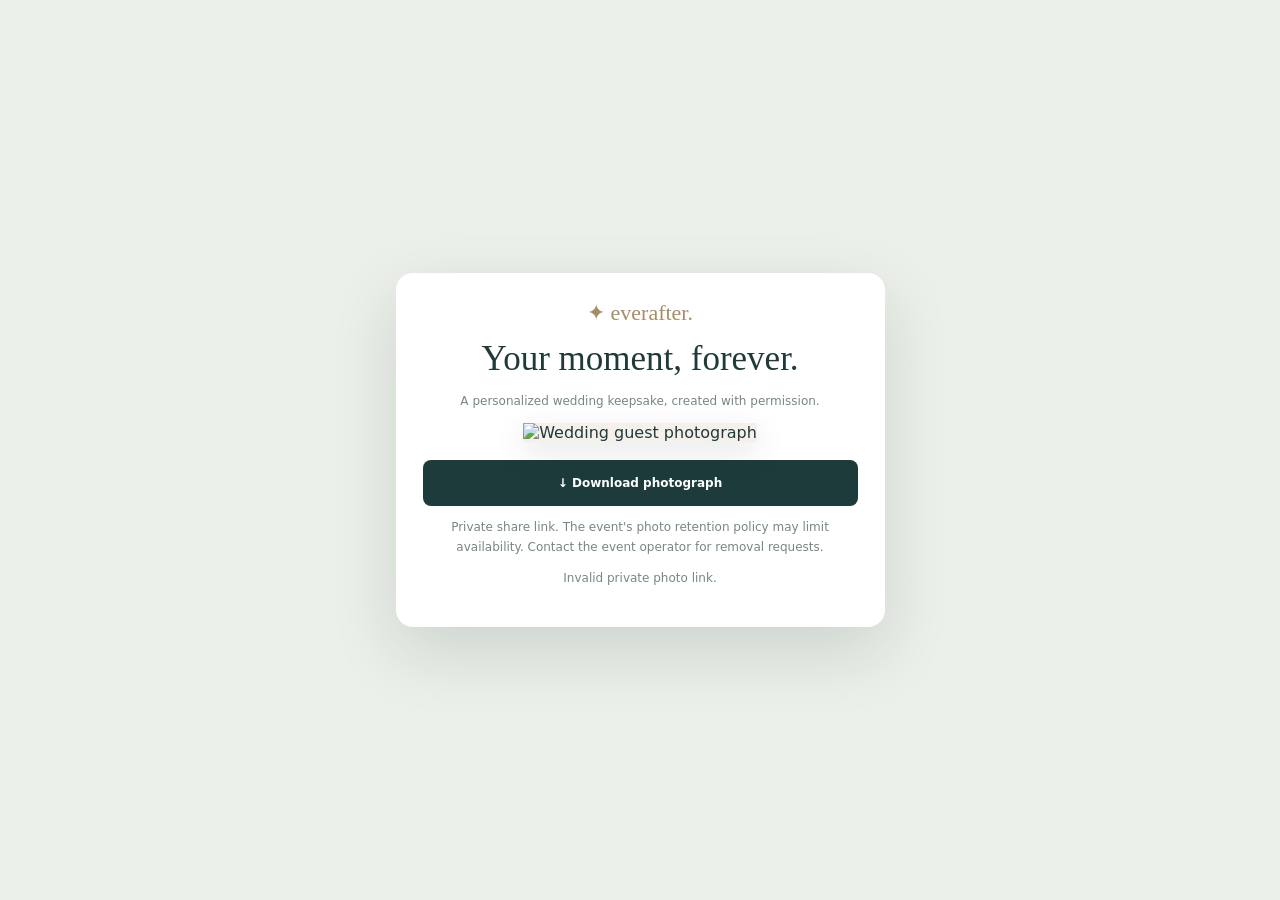
<file: gallery.html>
<!doctype html><html lang="en"><head><meta charset="utf-8"><meta name="viewport" content="width=device-width,initial-scale=1"><title>Your wedding memory · EverAfter</title><style>body{margin:0;min-height:100vh;background:#ebf0e9;color:#203a3a;font-family:system-ui,-apple-system,sans-serif;display:grid;place-items:center}main{margin:25px;padding:27px;max-width:435px;background:#fff;border-radius:17px;box-shadow:0 24px 65px #19332925;text-align:center}h1{font:normal 35px Georgia;margin:13px 0}p{font-size:12px;line-height:1.6;color:#77887e}img{width:min(100%,340px);aspect-ratio:2/3;object-fit:contain;background:#f5f0e9;box-shadow:0 10px 30px #19332922}a{display:block;padding:16px;margin:18px 0 0;background:#1d3b3b;border-radius:8px;color:white;text-decoration:none;font-size:12px;font-weight:800}.brand{font:normal 22px Georgia;color:#a58d66}</style></head><body><main><div class="brand">✦ everafter.</div><h1>Your moment, forever.</h1><p>A personalized wedding keepsake, created with permission.</p><img id="picture" alt="Wedding guest photograph"><a id="download" download="EverAfter-Wedding-Photo.jpg">↓ Download photograph</a><p>Private share link. The event's photo retention policy may limit availability. Contact the event operator for removal requests.</p><p id="message"></p></main><script>const p=new URLSearchParams(location.search),id=p.get('id'),t=p.get('t');if(!/^[0-9a-f]{32}$/.test(id||'')||!t){document.getElementById('message').textContent='Invalid private photo link.'}else{const url='/api/gallery/'+id+'/image?t='+encodeURIComponent(t);document.getElementById('picture').src=url;document.getElementById('picture').onerror=()=>{document.getElementById('message').textContent='This photo is no longer available.'};document.getElementById('download').href=url}</script></body></html>
</file>
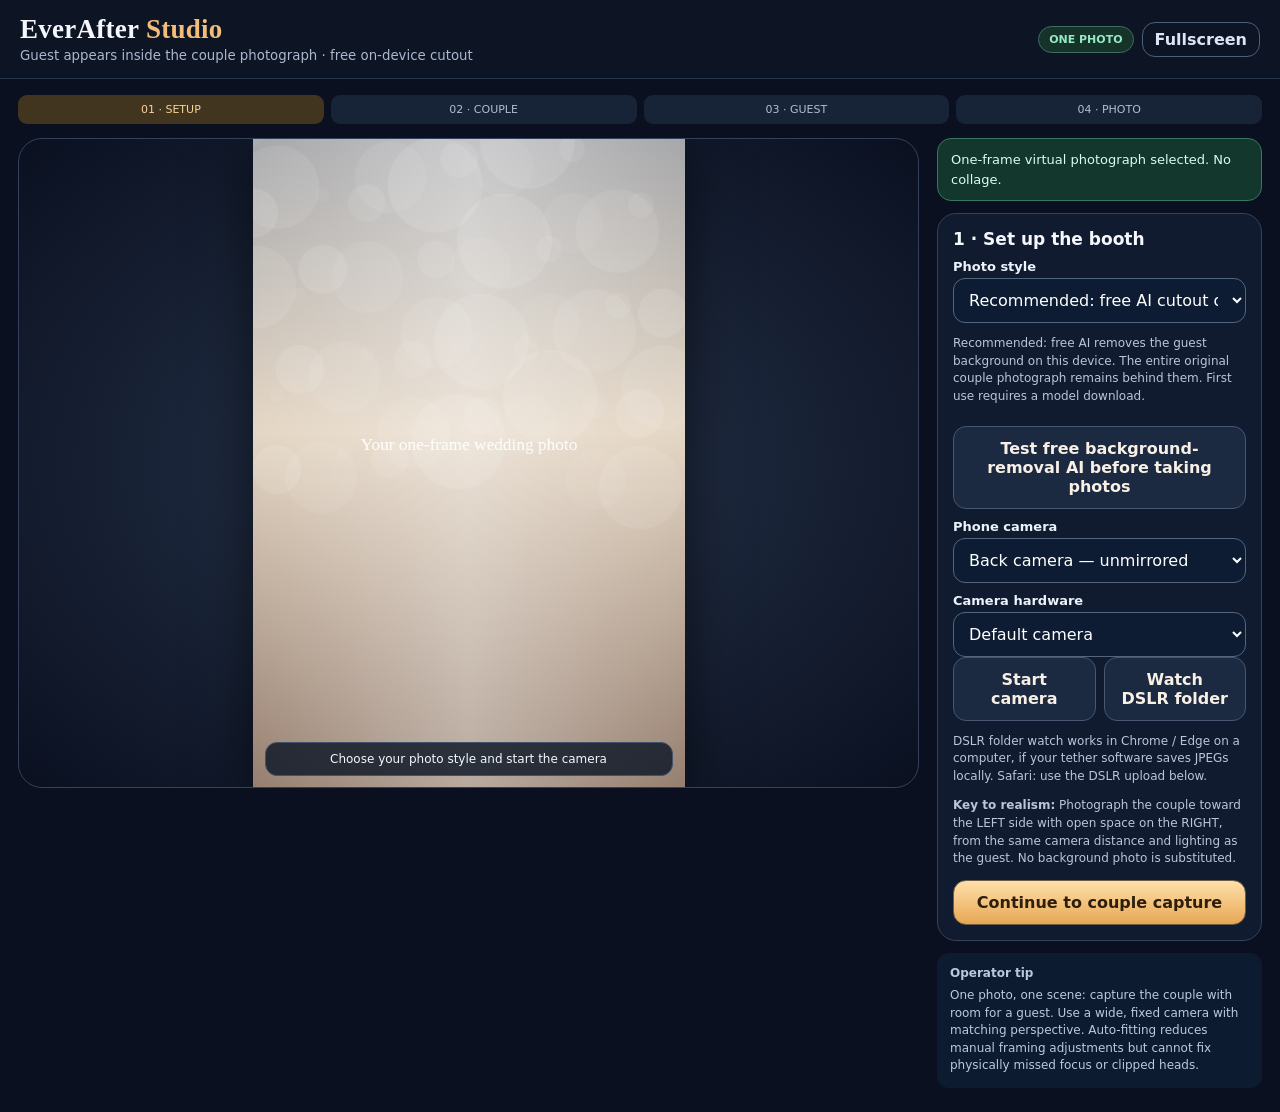
<file: together.html>
<!doctype html><html lang="en"><head><meta charset="utf-8"><meta name="viewport" content="width=device-width,initial-scale=1,viewport-fit=cover"><meta name="theme-color" content="#080e1b"><title>EverAfter Studio · One-Frame Couple + Guest</title>
<style>
:root{color-scheme:dark;--ink:#0a1020;--p:#f6bf74;--a:#eaa668;--d:#aab8cf;--panel:#111b30;--line:#34425a}*{box-sizing:border-box}body{margin:0;font-family:system-ui,-apple-system,BlinkMacSystemFont,"Segoe UI",sans-serif;background:var(--ink);color:#f5f7fc}button,input,select{font:inherit}button{border:1px solid #6f5e47;border-radius:13px;padding:12px 16px;background:linear-gradient(#ffe0ab,#e7a754);font-weight:800;color:#2e1f0b;cursor:pointer}button:disabled{opacity:.4;cursor:not-allowed}button.secondary{color:#f8efe5;border-color:#475671;background:#1b2941}button.ghost{background:transparent;color:#dbe5f5;border-color:#4c5f80}a{color:#ffd294}header{padding:14px 20px;display:flex;align-items:center;justify-content:space-between;gap:12px;background:#0d1424;border-bottom:1px solid #263449}h1{font-family:Georgia,serif;font-size:clamp(19px,2.7vw,27px);letter-spacing:.01em;margin:0}header small,.muted{color:var(--d)}.pill{border-radius:99px;border:1px solid #3f6c63;color:#95e8c5;background:#163329;padding:6px 10px;font-size:11px;font-weight:700;white-space:nowrap}main{width:min(1450px,100%);margin:auto;padding:16px 18px 24px;min-height:calc(100dvh - 71px)}.layout{display:grid;grid-template-columns:minmax(0,1fr) 325px;gap:18px;align-items:start}.viewer{position:relative;background:radial-gradient(ellipse at center,#28364d,#0a1020);min-height:min(68dvh,790px);border:1px solid #34415a;border-radius:24px;overflow:hidden;display:grid;place-items:center}.frame{position:relative;height:min(72dvh,800px);aspect-ratio:2/3;max-width:100%;background:#1c2031;box-shadow:0 12px 50px #0009;overflow:hidden}.frame video,.frame canvas,.frame .placeholder{position:absolute;inset:0;width:100%;height:100%;object-fit:cover}.frame video{transform:none;opacity:0}.frame .placeholder{display:grid;place-items:center;padding:35px;text-align:center;background:radial-gradient(circle at 50% 35%,#4e4c6a 0%,#27273d 48%,#141927 100%);color:#d6d5e4}.frame .placeholder span{font-size:60px}.frame canvas{display:block}.frame .stage-hint{pointer-events:none;position:absolute;bottom:11px;left:12px;right:12px;text-align:center;background:#081324cc;padding:9px;border:1px solid #41526d;border-radius:12px;font-size:12px}.count{position:absolute;inset:0;background:#080d21ba;display:none;place-items:center;font-size:min(40vw,190px);font-weight:900;color:#fbd8a4;text-shadow:0 10px 32px #000}.count.on{display:grid}.sidebar{display:grid;gap:12px}.section{border:1px solid var(--line);padding:15px;border-radius:19px;background:var(--panel)}h2{margin:0 0 8px;font-size:17px}p{line-height:1.47}.tiny{font-size:12px;color:#bac6d8}.help{font-size:13px;color:#b7c9dc}.line{height:1px;background:#2e3d56;margin:14px 0}.row{display:flex;flex-wrap:wrap;gap:8px;align-items:center}.row>*{flex:1}label{display:block;font-weight:650;font-size:13px;margin:10px 0 4px;color:#ecf3fc}select,input[type=range]{width:100%}select{background:#0d1c33;color:#fff;border:1px solid #536680;padding:11px;border-radius:12px}input[type=file]{width:100%;font-size:12px;color:#a6b8ce;margin:7px 0}input[type=checkbox]{accent-color:#efb66f}.status{padding:11px 13px;background:#17253b;border:1px solid #354965;border-radius:14px;font-size:13px;color:#d9eafa;line-height:1.5}.status.err{background:#43272d;border-color:#ad5258;color:#ffe3e4}.status.ok{background:#13362d;border-color:#38785d;color:#d5ffed}.dots{display:flex;gap:7px;margin-bottom:14px}.dots span{flex:1;padding:8px 6px;text-align:center;background:#172337;border-radius:9px;font-size:11px;color:#aebed0}.dots span.active{color:#f8d399;background:#423520}.dots span.done{color:#baf5d9;background:#173a32}.action{display:flex;gap:9px;justify-content:center;padding:12px 0 0;flex-wrap:wrap}.action button{min-width:135px}.note{padding:13px;background:#0c1b30;border-radius:12px;color:#bbc9df;font-size:12px}.hidden{display:none!important}#result{width:100%;height:100%}.progress{position:absolute;inset:0;background:#0c132af2;display:none;place-items:center;padding:30px;text-align:center;font-size:20px;z-index:4}.progress.on{display:grid}.spinner{width:55px;height:55px;border:6px solid #5d6d85;border-top-color:#ffd48e;border-radius:50%;animation:spin .8s linear infinite;margin:auto auto 16px}@keyframes spin{to{transform:rotate(360deg)}}.top-note{font-size:12px;color:#d2dbeb}.kiosk:fullscreen header{display:none}.kiosk:fullscreen main{height:100dvh;padding:8px}.kiosk:fullscreen .viewer{min-height:calc(100dvh - 26px)}@media(max-width:780px){main{padding:9px}.layout{grid-template-columns:1fr;gap:10px}.viewer{min-height:75dvh;border-radius:16px}.frame{height:min(75dvh,850px)}.sidebar{grid-template-columns:1fr}.section{padding:13px}header{padding:11px 13px}header small{display:none}h1{font-size:20px}.dots span{font-size:10px}}@media(prefers-reduced-motion:reduce){.spinner{animation:none}}</style>
</head><body class="kiosk"><header><div><h1>EverAfter <span style="color:#f1bd79">Studio</span></h1><small>Guest appears inside the couple photograph · free on-device cutout</small></div><div class="row" style="flex:none"><span class="pill">ONE PHOTO</span><button class="ghost" style="padding:7px 12px" id="full">Fullscreen</button></div></header>
<main><div class="dots"><span id="tab0" class="active">01 · SETUP</span><span id="tab1">02 · COUPLE</span><span id="tab2">03 · GUEST</span><span id="tab3">04 · PHOTO</span></div><div class="layout"><div class="viewer"><div class="frame" id="frame"><div class="placeholder" id="placeholder"><div><span>📸</span><p>Connect a camera or import a DSLR photograph.</p></div></div><video id="video" autoplay playsinline muted></video><canvas id="preview" width="600" height="900"></canvas><canvas id="result" width="1400" height="2100" class="hidden"></canvas><div class="stage-hint" id="stagehint">Choose a photo style and start the camera.</div><div class="count" id="count">5</div></div><div class="progress" id="progress"><div><div class="spinner"></div><div id="progressText">Making your photo…</div></div></div></div>
<div class="sidebar"><div class="status" id="status" role="status" aria-live="polite">Ready. First photograph the couple with space for a guest. Then the free cutout adds the guest to the same photo.</div>
<section class="section" id="step0"><h2>1 · Set up the booth</h2><label for="method">Photo style</label><select id="method"><option value="ai">Recommended: free AI cutout of guest (no paid API)</option><option value="plate">No AI: fixed camera + empty guest background</option><option value="green">No AI: physical green screen behind guest</option><option value="png">Already-cut-out guest PNG (testing/backup)</option></select><p class="tiny" id="methodHelp">The couple photo stays intact. Free AI removes the guest background, then places the guest INSIDE that same photograph. First use downloads a free model.</p><div id="greenControls" class="hidden"><label for="tolerance">Green-screen sensitivity <span id="tolText">55</span></label><input id="tolerance" type="range" min="20" max="130" value="55" /></div><div id="plateControls" class="hidden"><p class="help">With a fixed camera, photograph the empty scene first. Do not move the camera, furniture, or lights between photos. Best on a plain backdrop; imperfect edges are possible.</p><label for="plateInput">Empty-background reference photograph</label><input id="plateInput" type="file" accept="image/*"/><button id="plateCapture" class="secondary" style="width:100%">Capture empty scene from camera</button><label for="plateTol">Background match sensitivity <span id="plateTolText">45</span></label><input id="plateTol" type="range" min="20" max="105" value="45" /></div><button id="testAI" class="secondary" style="width:100%;margin-top:8px">Test free background-removal AI before taking photos</button><label for="facing">Phone camera</label><select id="facing"><option value="environment">Back camera — unmirrored</option><option value="user">Front camera — unmirrored</option></select><label for="camera">Camera hardware</label><select id="camera"><option value="">Choose available camera</option></select><div class="row"><button id="startCam" class="secondary">Start camera</button><button id="watchFolder" class="secondary">Watch DSLR folder</button></div><p class="tiny">DSLR folder watch works in Chrome / Edge on a computer, if your tether software saves JPEGs locally. Safari: use the DSLR upload below.</p><p class="tiny"><strong>Key to realism:</strong> Photograph the couple toward the LEFT side with open space on the RIGHT, from the same camera distance and lighting as the guest. No background photo is substituted.</p><button id="begin" style="width:100%">Continue to couple capture</button></section>
<section class="section hidden" id="step1"><h2>2 · Photograph the couple — leave room for guest</h2><p class="help" id="coupleHelp">Capture the REAL wedding background. Place the couple on the left, leaving free space at the right for the guest. No AI is needed for this photo.</p><input id="coupleInput" type="file" accept="image/*"/><div class="row"><button id="coupleCapture">5-second capture</button><button class="secondary" id="coupleNext" disabled>Continue</button></div><div class="line"></div><p class="tiny" id="coupleDetail">The original couple image remains the background for the finished photograph. It is not cut out.</p></section>
<section class="section hidden" id="step2"><h2>3 · Guest joins the couple</h2><p class="help" id="guestHelp">Photograph the guest from the same distance and lighting. Free AI removes only the guest background, placing them inside the couple picture.</p><p class="tiny" style="border:1px solid #487165;border-radius:9px;padding:10px;color:#b7f7dc">The faded couple image is only a live alignment guide; it is NEVER saved as a transparent ghost.</p><input id="guestInput" type="file" accept="image/*"/><div class="row"><button id="guestCapture">5-second capture</button><button class="secondary" id="guestNext" disabled>See final photo</button></div><div class="line"></div><p class="tiny">Keep heads and bodies within the full source picture. Digital cropping cannot restore missing details or correct a physically out-of-focus image.</p></section>
<section class="section hidden" id="step3"><h2>4 · Together in one photograph</h2><p class="help" id="resultHelp">One unified 4×6 photograph: the original couple scene with the guest physically placed into it. Not a collage.</p><div class="line"></div><p class="tiny">OPTIONAL OPERATOR FINISHING — adjust if the automatic fit looks unnatural:</p><label for="guestSize">Guest size · <span id="guestSizeText">100%</span></label><input id="guestSize" type="range" min="50" max="165" value="100" step="1"><label for="guestX">Guest horizontal position · <span id="guestXText">76%</span></label><input id="guestX" type="range" min="20" max="90" value="76" step="1"><label for="guestY">Guest vertical position · <span id="guestYText">0</span></label><input id="guestY" type="range" min="-260" max="260" value="0" step="10"><div class="row"><button id="save">Download 4×6 JPEG</button><button class="secondary" id="print">Print</button></div><button id="retake" class="ghost" style="width:100%;margin-top:9px">Next guest</button><p class="tiny">Print uses the browser print dialog. The AI must successfully isolate the guest for a final photo; if not, choose the fixed-background or green-screen method. DSLR shutter control, direct printer drivers and SMS are not connected.</p></section>
<div class="note"><b>Operator tip</b><p style="margin:7px 0 0">One photo, one scene: capture the couple with room for a guest. Use a wide, fixed camera with matching perspective. Auto-fitting reduces manual framing adjustments but cannot fix physically missed focus or clipped heads.</p></div></div></div></main>
<script>
'use strict';
const W=1400,H=2100;
const $=id=>document.getElementById(id), say=(msg,type='')=>{const el=$('status');el.textContent=msg;el.className='status '+type;};
const sourceCanvas=document.createElement('canvas');sourceCanvas.width=W;sourceCanvas.height=H;const sctx=sourceCanvas.getContext('2d',{willReadFrequently:true});
const cPreview=$('preview'),pctx=cPreview.getContext('2d'),out=$('result'),octx=out.getContext('2d');
let stage=0,stream=null,mediaDevices=[],couple=null,guest=null,couplePhoto=null,guestPhoto=null,emptyPlate=null,backdrop=null,folder=null,watchTimer=null,lastFolderTime=0,lastFolderName='',segmenter=null,segLoading=null,capturing=false;
let sampleTimer=null;
const asset=async file=>{if(!file)return null; if(file.size>25*1024*1024)throw Error('Photo is larger than 25 MB. Please use a JPEG.');return await createImageBitmap(file);};
function setStage(n){stage=n;for(let i=0;i<4;i++){ $('step'+i).classList.toggle('hidden',i!==stage);$('tab'+i).className=i<stage?'done':i===stage?'active':''; }$('result').classList.toggle('hidden',stage!==3);$('preview').classList.toggle('hidden',stage===3);$('stagehint').classList.toggle('hidden',stage===3);$('stagehint').textContent=stage===1?'Couple on LEFT · leave RIGHT open for guest':stage===2?'Guest on RIGHT · the couple guide is PREVIEW ONLY':stage===0?'Choose your photo style and start the camera':'';drawPreview();}
function drawCover(ctx,img,w,h,mirror=false){let iw=img.videoWidth||img.width,ih=img.videoHeight||img.height;if(!iw||!ih)return;let scale=Math.max(w/iw,h/ih), sw=w/scale,sh=h/scale,sx=(iw-sw)/2,sy=(ih-sh)/2;ctx.save();if(mirror){ctx.translate(w,0);ctx.scale(-1,1);}ctx.drawImage(img,sx,sy,sw,sh,0,0,w,h);ctx.restore();}
function makeSource(img,mirror=false){sctx.clearRect(0,0,W,H);sctx.fillStyle='#2cbf58';sctx.fillRect(0,0,W,H);drawCover(sctx,img,W,H,mirror);return sctx.getImageData(0,0,W,H);}
function originalPhoto(bitmap){const c=document.createElement('canvas');c.width=W;c.height=H;drawCover(c.getContext('2d'),bitmap,W,H,false);return c;}

function roundedRect(ctx,x,y,w,h,r){ctx.beginPath();ctx.roundRect(x,y,w,h,r);}
function greenCutout(data){const rgba=data.data;let keep=0;const t=Number($('tolerance').value);const key=[44,185,86];const soft=29;for(let i=0;i<rgba.length;i+=4){const r=rgba[i],g=rgba[i+1],b=rgba[i+2];const chroma=g-Math.max(r,b),d=Math.sqrt((r-key[0])**2+((g-key[1])*.65)**2+(b-key[2])**2);const threshold=Math.max(0,Math.min(1,(d-t)/soft));const greenish=g>r*1.25 && g>b*1.18 && chroma>22;const a=greenish?Math.min(threshold,.07):threshold;rgba[i+3]=Math.round(a*255);if(a>.5)keep++;if(a>0 && a<1){rgba[i+1]=Math.min(g,Math.round((r+b)/2+28));}} if(keep/(W*H)>.85)throw Error('Too much background remains. Use an evenly lit green screen or select free AI.');if(keep/(W*H)<.009)throw Error('No clear subject was detected. Check the green screen and camera.');return data;}
function plateCutout(data){if(!emptyPlate)throw Error('Capture or import the empty scene first in Setup. Keep the camera fixed between photos.');const pw=350,ph=525;const subjectCanvas=document.createElement('canvas');subjectCanvas.width=pw;subjectCanvas.height=ph;subjectCanvas.getContext('2d').drawImage(rgbaCanvas(data),0,0,pw,ph);
let sample=subjectCanvas.getContext('2d',{willReadFrequently:true}).getImageData(0,0,pw,ph).data;
const referenceCanvas=document.createElement('canvas');referenceCanvas.width=pw;referenceCanvas.height=ph;referenceCanvas.getContext('2d').drawImage(emptyPlate,0,0,pw,ph);const ref=referenceCanvas.getContext('2d',{willReadFrequently:true}).getImageData(0,0,pw,ph).data;
const tol=+$('plateTol').value;const total=pw*ph;let bits=new Uint8Array(total);
for(let i=0;i<total;i++){const j=i*4;const r=sample[j]-ref[j],g=sample[j+1]-ref[j+1],b=sample[j+2]-ref[j+2];const d=Math.sqrt((r*r+g*g+b*b)/3);bits[i]=d>tol?1:0;}
// Remove isolated noise, retain large connected regions, fill small interior holes.
let good=new Uint8Array(total),seen=new Uint8Array(total),components=[];
for(let i=0;i<total;i++){if(!bits[i]||seen[i])continue;let queue=[i],head=0;seen[i]=1;while(head<queue.length){const j=queue[head++],x=j%pw,y=(j/pw)|0;for(const k of [j-1,j+1,j-pw,j+pw]){if(k<0||k>=total||((k===j-1||k===j+1)&&(k/pw|0)!==y)||seen[k]||!bits[k])continue;seen[k]=1;queue.push(k);}}if(queue.length>total*.006)components.push(queue);}
components.sort((a,b)=>b.length-a.length);const chosen=components.slice(0,3);for(const comp of chosen)for(const j of comp)good[j]=1;
let count=0;for(const x of good)count+=x;if(count<total*.008||count>total*.82)throw Error('Background reference did not isolate a person. Keep the camera fixed and lighting consistent, or switch to physical green screen.');
// small morphological closing to fill texture holes
for(let pass=0;pass<2;pass++){const dil=new Uint8Array(total);for(let y=1;y<ph-1;y++)for(let x=1;x<pw-1;x++){let i=y*pw+x;dil[i]=good[i]||good[i-1]||good[i+1]||good[i-pw]||good[i+pw]?1:0;}good=dil;}
const mask=document.createElement('canvas');mask.width=pw;mask.height=ph;const mctx=mask.getContext('2d');const md=mctx.createImageData(pw,ph);for(let i=0;i<total;i++){md.data[i*4]=255;md.data[i*4+1]=255;md.data[i*4+2]=255;md.data[i*4+3]=good[i]?255:0;}mctx.putImageData(md,0,0);
const alphaCanvas=document.createElement('canvas');alphaCanvas.width=W;alphaCanvas.height=H;const actx=alphaCanvas.getContext('2d');actx.imageSmoothingEnabled=true;actx.filter='blur(3px)';actx.drawImage(mask,0,0,W,H);
const final=rgbaCanvas(data);const fctx=final.getContext('2d',{willReadFrequently:true});fctx.globalCompositeOperation='destination-in';fctx.drawImage(alphaCanvas,0,0);fctx.globalCompositeOperation='source-over';return fctx.getImageData(0,0,W,H);}
async function initAI(){if(segmenter)return segmenter;if(segLoading)return await segLoading;segLoading=(async()=>{say('Loading the free on-device model. This requires an initial internet download…');const v=await import('https://cdn.jsdelivr.net/npm/@mediapipe/tasks-vision@0.10.22/vision_bundle.mjs');const vision=await v.FilesetResolver.forVisionTasks('https://cdn.jsdelivr.net/npm/@mediapipe/tasks-vision@0.10.22/wasm');const model='https://storage.googleapis.com/mediapipe-models/image_segmenter/selfie_segmenter/float16/1/selfie_segmenter.tflite';segmenter=await v.ImageSegmenter.createFromOptions(vision,{baseOptions:{modelAssetPath:model,delegate:'CPU'},runningMode:'IMAGE',outputConfidenceMasks:true,outputCategoryMask:false});return segmenter;})();try{return await segLoading;}catch(err){segLoading=null;throw Error('On-device AI did not load ('+err.message+'). Select fixed-background or green-screen mode to proceed without AI.');}}
async function aiCutout(data){const seg=await initAI();const small=document.createElement('canvas');small.width=384;small.height=576;small.getContext('2d').drawImage(rgbaCanvas(data),0,0,384,576);const res=seg.segment(small);try{const confidence=res.confidenceMasks?.[1]||res.confidenceMasks?.[0];if(!confidence)throw Error('No person mask returned');const rw=confidence.width,rh=confidence.height,arr=confidence.getAsFloat32Array(),num=rw*rh;let count=0;const mask=document.createElement('canvas');mask.width=rw;mask.height=rh;const c=mask.getContext('2d');const id=c.createImageData(rw,rh);for(let i=0;i<num;i++){let a=Math.max(0,Math.min(1,(arr[i]-.22)/.58));a=a*a*(3-2*a);id.data[i*4]=id.data[i*4+1]=id.data[i*4+2]=255;id.data[i*4+3]=Math.round(a*255);if(a>.5)count++;}if(count/num<.009||count/num>.85)throw Error('AI could not isolate a person. Use a clearer photo, or the fixed-background/green-screen method.');c.putImageData(id,0,0);const outMask=document.createElement('canvas');outMask.width=W;outMask.height=H;const mctx=outMask.getContext('2d');mctx.imageSmoothingEnabled=true;mctx.drawImage(mask,0,0,W,H);const final=rgbaCanvas(data);const fctx=final.getContext('2d',{willReadFrequently:true});fctx.globalCompositeOperation='destination-in';fctx.drawImage(outMask,0,0);fctx.globalCompositeOperation='source-over';return fctx.getImageData(0,0,W,H);}finally{res.close?.();}}
function maskBounds(imageData){const a=imageData.data;let l=W,t=H,r=-1,b=-1,n=0;const stride=4;for(let y=0;y<H;y+=stride)for(let x=0;x<W;x+=stride){let i=(y*W+x)*4+3;if(a[i]>145){l=Math.min(x,l);r=Math.max(x,r);t=Math.min(y,t);b=Math.max(y,b);n++;}}if(n<250||r<=l||b<=t)throw Error('Subject cutout is empty. Retake with better lighting or change the background-removal mode.');return {l,t,r:r+stride,b:b+stride,w:r-l+stride,h:b-t+stride};}
function rgbaCanvas(data){const can=document.createElement('canvas');can.width=W;can.height=H;can.getContext('2d').putImageData(data,0,0);return can;}
async function cutout(bitmap,mirror=false){
let data;
if($('method').value==='png'){
  const cv=document.createElement('canvas');cv.width=W;cv.height=H;drawCover(cv.getContext('2d'),bitmap,W,H,false);
  data=cv.getContext('2d',{willReadFrequently:true}).getImageData(0,0,W,H);
  let transparent=0;for(let i=3;i<data.data.length;i+=80){if(data.data[i]<30)transparent++;}
  if(transparent<50)throw Error('This PNG has no transparent background. Switch to free AI or use a truly cut-out PNG.');
}else{
  data=makeSource(bitmap,mirror);
  data=$('method').value==='ai'?await aiCutout(data):$('method').value==='plate'?plateCutout(data):greenCutout(data);
}
return {canvas:rgbaCanvas(data),bbox:maskBounds(data)};
}
function composeLayer(ctx,sub,xcenter,ground,maxwidth,maxheight,shadow=true){const b=sub.bbox;const scale=Math.min(maxwidth/b.w,maxheight/b.h);const dw=b.w*scale,dh=b.h*scale;let x=xcenter-dw/2,y=ground-dh; x=Math.max(24,Math.min(W-dw-24,x));y=Math.max(24,Math.min(H-dh-24,y));ctx.save();if(shadow){ctx.shadowColor='rgba(16,14,24,.36)';ctx.shadowBlur=22;ctx.shadowOffsetY=12;}ctx.drawImage(sub.canvas,b.l,b.t,b.w,b.h,x,y,dw,dh);ctx.restore();return {x,y,w:dw,h:dh};}
function drawBackdrop(ctx,w,h){if(backdrop){drawCover(ctx,backdrop,w,h);return;}const g=ctx.createLinearGradient(0,0,0,h);g.addColorStop(0,'#a7a8ab');g.addColorStop(.45,'#e5d7c5');g.addColorStop(1,'#967f70');ctx.fillStyle=g;ctx.fillRect(0,0,w,h);ctx.fillStyle='#fff9';for(let k=0;k<48;k++){const x=(k*379)%w,y=(k*787)%Math.floor(h*.55);ctx.globalAlpha=.08+(k%4)*.03;ctx.beginPath();ctx.arc(x,y,10+(k%8)*8,0,Math.PI*2);ctx.fill();}ctx.globalAlpha=1;const grad=ctx.createLinearGradient(0,0,w,0);grad.addColorStop(0,'#fff0');grad.addColorStop(.5,'#fff5');grad.addColorStop(1,'#fff0');ctx.fillStyle=grad;ctx.fillRect(0,0,w,h);}
function finalComposition(){
  if(!couplePhoto || !guest)throw Error('Both the couple photo and a clean guest cutout are required.');
  octx.clearRect(0,0,W,H);
  // TRUE ONE-SCENE COMPOSITE: use the unaltered original photo as the entire background.
  octx.drawImage(couplePhoto,0,0,W,H);
  const sz=Number($('guestSize').value)/100;
  const cx=W*Number($('guestX').value)/100;
  const gy=Number($('guestY').value);
  composeLayer(octx,guest,cx,H*.95+gy,W*.395*sz,H*.76*sz,true);
  // No two-photo frame, no fake backdrop, no translucent guide in export.
}
function drawPreview(){
  const c=pctx,w=600,h=900;
  c.clearRect(0,0,w,h);
  if(stream && $('video').readyState>=2){drawCover(c,$('video'),w,h,false);}
  else if(couplePhoto && stage===2){c.drawImage(couplePhoto,0,0,w,h);}
  else{drawBackdrop(c,w,h);if(stage===0){c.fillStyle='#fff';c.font='24px Georgia';c.textAlign='center';c.fillText('Your one-frame wedding photo',w/2,h*.48);}}
  if(stage===2 && couplePhoto){
    // Ghost only on LIVE VIEW; never contaminate the final result.
    c.save();c.globalAlpha=stream?.active?.35:0.77;c.drawImage(couplePhoto,0,0,w,h);c.restore();
    c.save();c.strokeStyle='#f6e1b0';c.lineWidth=3;c.setLineDash([10,9]);c.strokeRect(w*.55,h*.12,w*.39,h*.76);c.setLineDash([]);
    c.fillStyle='#fff';c.font='bold 19px system-ui';c.textAlign='center';c.fillText('STAND BESIDE THE COUPLE',w*.70,h*.09);c.restore();
  }
  if(stage===1){c.save();c.strokeStyle='#fff9';c.lineWidth=3;c.setLineDash([12,12]);c.strokeRect(w*.05,h*.12,w*.54,h*.75);c.setLineDash([]);c.fillStyle='#fff';c.font='bold 19px system-ui';c.textAlign='center';c.fillText('COUPLE LEFT · SPACE RIGHT',w*.5,h*.10);c.restore();}
}
setInterval(()=>{if(stage<3)drawPreview();},190);
async function listCameras(){try{const devices=await navigator.mediaDevices.enumerateDevices();const cams=devices.filter(x=>x.kind==='videoinput');let sel=$('camera'),value=sel.value;sel.innerHTML='<option value="">Default camera</option>';cams.forEach((c,i)=>{let o=document.createElement('option');o.value=c.deviceId;o.textContent=c.label||('Camera '+(i+1));sel.append(o);});if(value)sel.value=value;}catch{}}
async function startCamera(){if(!navigator.mediaDevices?.getUserMedia)throw Error('This browser cannot access a live camera. Use Safari/Chrome on HTTPS or import a DSLR JPEG.');stream?.getTracks().forEach(t=>t.stop());const dev=$('camera').value;stream=await navigator.mediaDevices.getUserMedia({audio:false,video:{deviceId:dev?{exact:dev}:undefined,facingMode:dev?undefined:$('facing').value,width:{ideal:1920},height:{ideal:2880}}});$('video').srcObject=stream;await $('video').play();$('placeholder').classList.add('hidden');await listCameras();say('Live camera ready. Use a wide shot so no heads are clipped.','ok');drawPreview();}
async function runCapture(){if(!stream)throw Error('Start a camera or import a DSLR photo instead.');await $('video').play();for(let n=5;n>=1;n--){$('count').textContent=n;$('count').classList.add('on');await new Promise(r=>setTimeout(r,1000));}$('count').classList.remove('on');const c=document.createElement('canvas');c.width=W;c.height=H;drawCover(c.getContext('2d'),$('video'),W,H,false);return await createImageBitmap(c);}
async function processPhoto(photo,kind){
if(capturing)return;capturing=true;$('progress').classList.add('on');
$('progressText').textContent=kind==='couple'?'Saving the original couple scene…':'Removing ONLY the guest background and merging into the couple photo…';
try{
 await new Promise(r=>requestAnimationFrame(()=>requestAnimationFrame(r)));
 if(kind==='couple'){
   couplePhoto=originalPhoto(photo); couple={ready:true};guest=null;guestPhoto=null;
   $('coupleNext').disabled=false;$('guestNext').disabled=true;
   say('Couple photograph saved as THE FINAL BACKGROUND. Next: add a guest inside this same frame.','ok');
 }else{
   if(!couplePhoto)throw Error('Capture the couple photo first.');
   const p=await cutout(photo,false);guest=p;guestPhoto=originalPhoto(photo);
   $('guestNext').disabled=false;finalComposition();setStage(3);
   say('Guest added INTO the couple photograph. Use the sizing controls if needed. No collage.','ok');
 }
}catch(e){if(kind==='guest'){guest=null;$('guestNext').disabled=true;}say(e.message,'err');}
finally{$('progress').classList.remove('on');capturing=false;drawPreview();}
}
async function captureOrUpload(kind,bitmap){if(!bitmap)bitmap=await runCapture();await processPhoto(bitmap,kind);}
async function fileToPhoto(file,kind){try{const bmp=await asset(file);if(!bmp)return;await processPhoto(bmp,kind);bmp.close?.();}catch(e){say(e.message,'err');}}
$('testAI').onclick=async()=>{if($('method').value!=='ai')return say('Select the Free AI method above to test it.');const b=$('testAI');b.disabled=true;b.textContent='Loading free on-device AI…';try{await initAI();say('Free AI is READY on this device. You can photograph the couple and guest now. No paid credits.','ok');b.textContent='Free AI ready ✓';}catch(e){say('Free AI unavailable on this device: '+e.message+' Try fixed background or a physical green screen.','err');b.disabled=false;b.textContent='Retry free AI test';}};
$('startCam').onclick=()=>startCamera().catch(e=>say(e.message,'err'));
$('camera').onchange=()=>{if(stream)startCamera().catch(e=>say(e.message,'err'));};$('facing').onchange=()=>{if(stream){$('camera').value='';startCamera().catch(e=>say(e.message,'err'));}};
$('begin').onclick=()=>{setStage(1);say('Photograph the couple on the left. Leave empty space on the right for the guest.','ok');};
$('coupleCapture').onclick=()=>captureOrUpload('couple').catch(e=>say(e.message,'err'));
$('guestCapture').onclick=()=>captureOrUpload('guest').catch(e=>say(e.message,'err'));
$('coupleNext').onclick=()=>{setStage(2);say('See the original couple photo as a translucent framing guide. Take the guest photo on the right.','ok');};
$('guestNext').onclick=()=>{finalComposition();setStage(3);};
$('coupleInput').onchange=async e=>{await fileToPhoto(e.target.files?.[0],'couple');e.target.value='';};
$('guestInput').onchange=async e=>{await fileToPhoto(e.target.files?.[0],'guest');e.target.value='';};

$('tolerance').oninput=e=>$('tolText').textContent=e.target.value;
function updateMethod(){
 const v=$('method').value;
 $('greenControls').classList.toggle('hidden',v!=='green');$('plateControls').classList.toggle('hidden',v!=='plate');
 $('methodHelp').textContent=v==='ai'?'Recommended: free AI removes the guest background on this device. The entire original couple photograph remains behind them. First use requires a model download.':v==='plate'?'No AI: photograph the EMPTY guest background with the camera locked, then photograph the guest in the exact same position and light.':'green'===v?'No AI: place a physical green screen behind the guest. Ordinary walls or furniture will NOT work.':'Already have a transparent PNG? Upload it as the guest photo. Useful for testing the single-frame effect without a model.';
 $('coupleHelp').textContent='Photograph the bride and groom on the LEFT with enough empty room on the RIGHT for the future guest. THIS photograph will be the final background.';
 $('coupleDetail').textContent='Keep the full heads visible and preserve the wedding setting. No couple cutout is required.';
 $('guestHelp').textContent='Take the guest photo at approximately the SAME camera distance as the couple photo. We cut out ONLY the guest and add them into the original photograph.';
 $('resultHelp').textContent='One photograph: the original couple scene with the guest inserted into it. Use the optional operator controls to align their apparent size.';
 couple=null;guest=null;couplePhoto=null;guestPhoto=null;$('coupleNext').disabled=true;$('guestNext').disabled=true;drawPreview();say('One-frame virtual photograph selected. No collage.','ok');
}
$('method').onchange=updateMethod;
$('plateInput').onchange=async e=>{try{const im=await asset(e.target.files?.[0]);if(!im)return;emptyPlate=originalPhoto(im);im.close?.();say('Empty background reference saved. Do not move the camera.','ok');}catch(err){say(err.message,'err');}};
$('plateCapture').onclick=async()=>{try{const im=await runCapture();emptyPlate=originalPhoto(im);im.close?.();say('Empty background captured. Have people enter the exact same camera view.','ok');}catch(err){say(err.message,'err');}};
$('plateTol').oninput=e=>$('plateTolText').textContent=e.target.value;
$('retake').onclick=()=>{guest=null;guestPhoto=null;$('guestNext').disabled=true;setStage(2);say('Ready for the next guest. Couple pose stays loaded.','ok');};
$('save').onclick=()=>{out.toBlob(blob=>{if(!blob)return say('Image export failed.','err');const url=URL.createObjectURL(blob),a=document.createElement('a');a.href=url;a.download='EverAfter-'+new Date().toISOString().replace(/[:.]/g,'-')+'.jpg';a.click();setTimeout(()=>URL.revokeObjectURL(url),10000);},'image/jpeg',.94);};
$('print').onclick=()=>{out.toBlob(blob=>{if(!blob)return;const url=URL.createObjectURL(blob),win=window.open('','_blank');if(!win){say('Enable popups or download the JPEG to print.','err');URL.revokeObjectURL(url);return;}win.document.write(`<html><head><title>EverAfter Print</title><style>@page{size:4in 6in;margin:0}body{margin:0}img{width:4in;height:6in;object-fit:cover}</style></head><body><img onload="setTimeout(()=>window.print(),350)" src="${url}"></body></html>`);win.document.close();setTimeout(()=>URL.revokeObjectURL(url),30000);},'image/jpeg',.94);};
$('full').onclick=()=>{document.fullscreenElement?document.exitFullscreen():document.documentElement.requestFullscreen?.().catch(e=>say(e.message,'err'));};
for(const [id,lab] of [['guestSize','guestSizeText'],['guestX','guestXText'],['guestY','guestYText']]){
 $(''+id).oninput=()=>{const v=Number($(id).value);$(lab).textContent=id==='guestY'?String(v):v+'%';if(guest&&couplePhoto)finalComposition();};
}
$('watchFolder').onclick=async()=>{if(!window.showDirectoryPicker)return say('DSLR folder watch requires Chrome/Edge on a computer. On iPhone, upload DSLR images manually.','err');try{folder=await showDirectoryPicker({mode:'read'});if(watchTimer)clearInterval(watchTimer);lastFolderTime=Date.now();lastFolderName='';watchTimer=setInterval(async()=>{if(!folder||capturing||!(stage===1||stage===2))return;try{let latest=null;for await(const [name,h] of folder.entries()){if(h.kind!=='file'||!/^.+\.(jpg|jpeg|png)$/i.test(name))continue;const f=await h.getFile();if(f.lastModified>lastFolderTime && (!latest||f.lastModified>latest.f.lastModified))latest={f,name};}if(latest){lastFolderTime=latest.f.lastModified;lastFolderName=latest.name;say('New DSLR photo: '+lastFolderName);await fileToPhoto(latest.f,stage===1?'couple':'guest');}}catch(e){say('DSLR watch paused: '+e.message,'err');clearInterval(watchTimer);}},1450);say('Watching DSLR output folder. New JPEGs will be imported automatically.','ok');}catch(e){say('Folder not connected: '+e.message,'err');}};
if(navigator.mediaDevices?.addEventListener)navigator.mediaDevices.addEventListener('devicechange',listCameras);
listCameras();setStage(0);updateMethod();window.EverAfterPilot={getStage:()=>stage,getState:()=>({couple:!!couplePhoto,guest:!!guest,stage,mode:$('method').value}),processPhoto,finalComposition,maskBounds,greenCutout};
</script></body></html>
</file>
